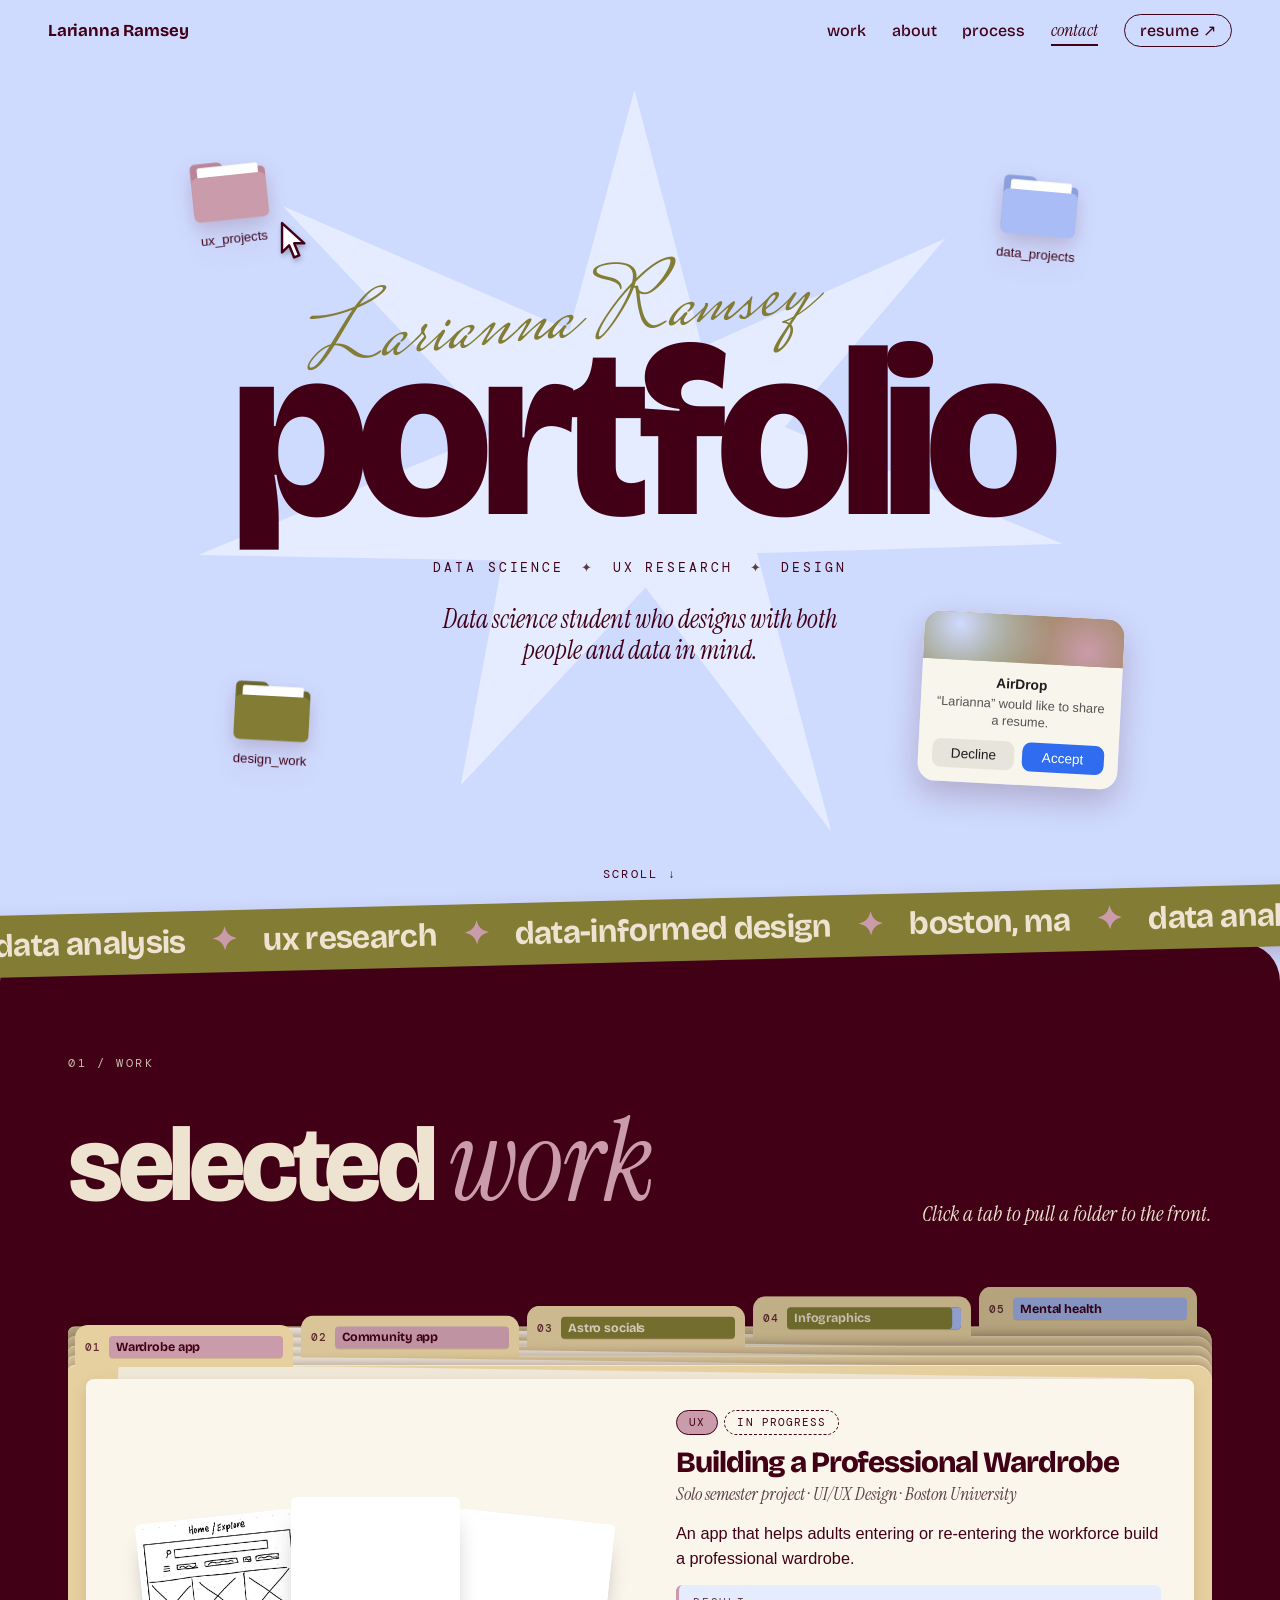
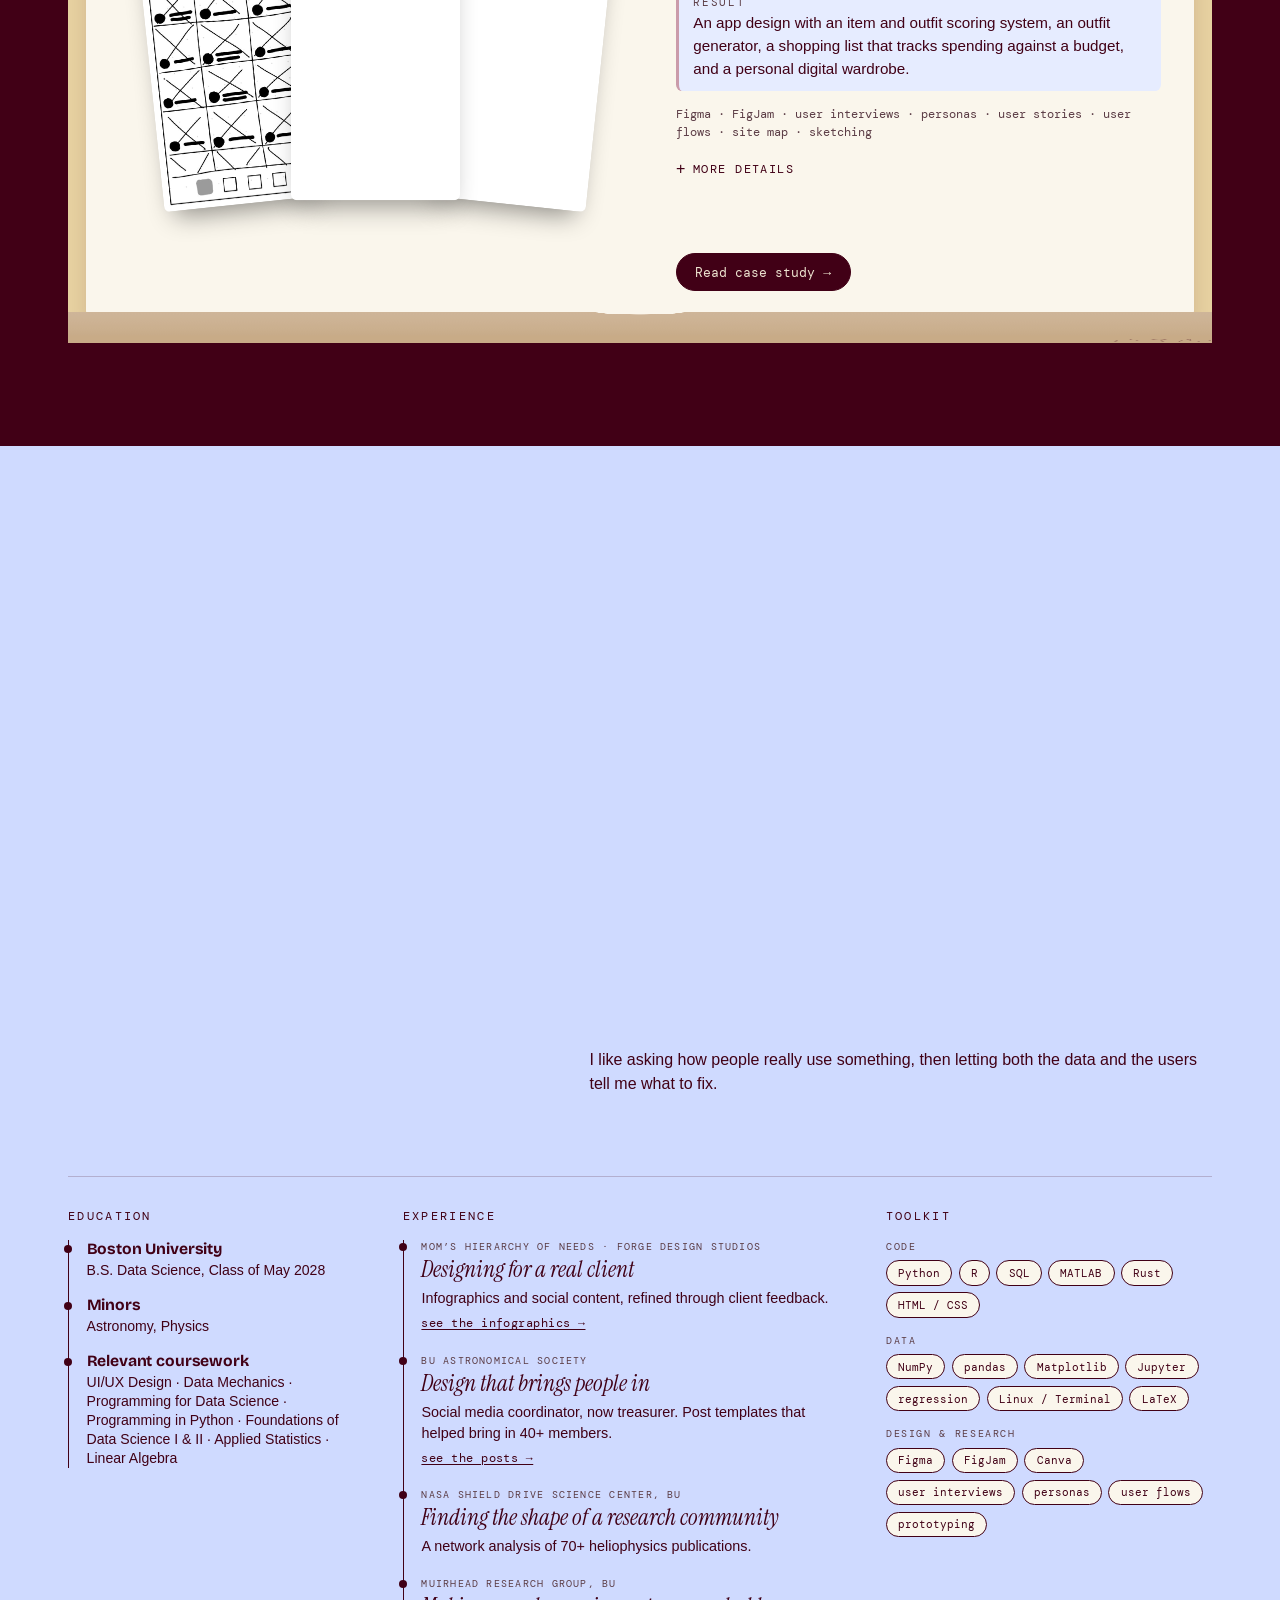
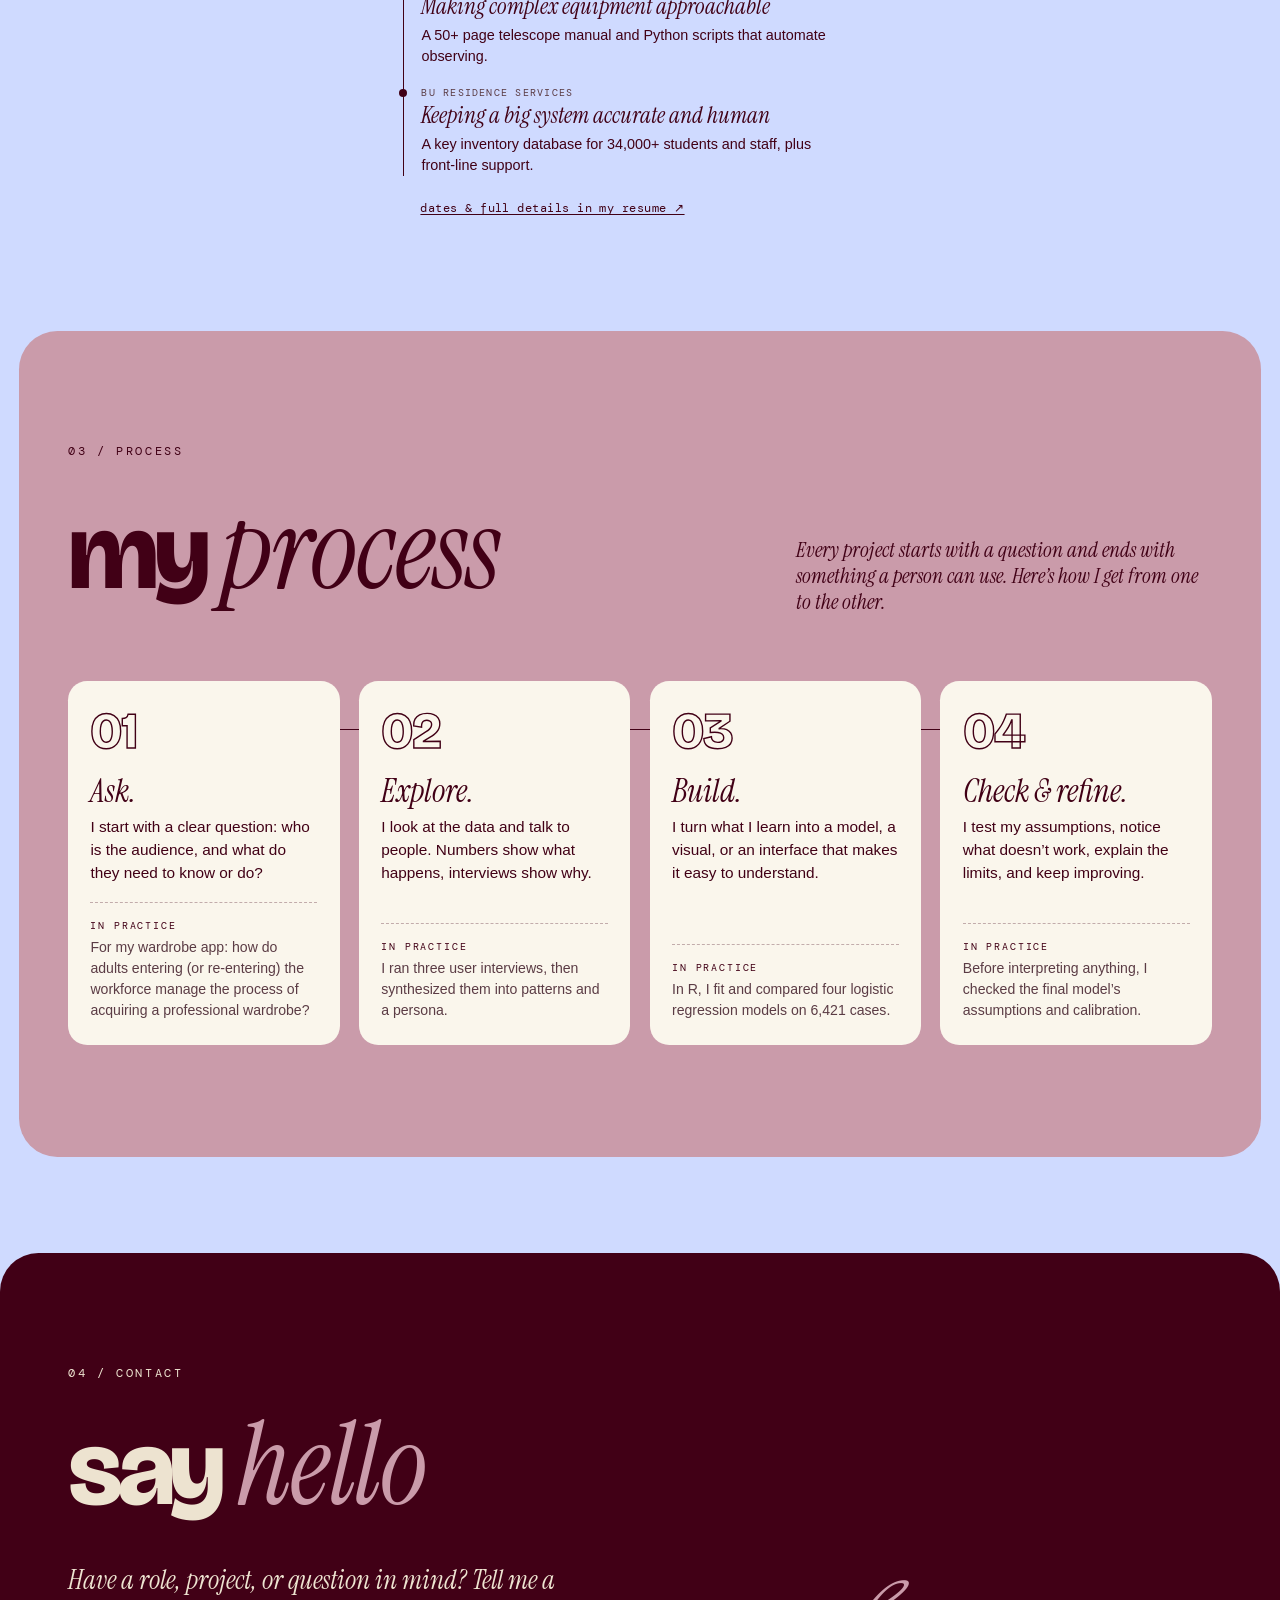
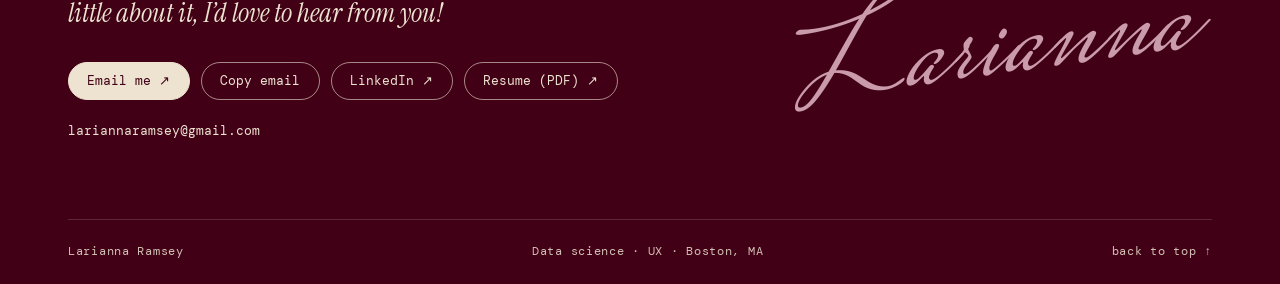
<file: index.html>
<!DOCTYPE html>
<html lang="en">
<head>
  <meta charset="UTF-8">
  <meta name="viewport" content="width=device-width, initial-scale=1.0">
  <title>Larianna Ramsey | Portfolio</title>
  <meta name="description" content="Boston University data science student who designs with both people and data in mind. UX research, data analysis and design work.">
  <link rel="canonical" href="https://larianna-ramsey.github.io/">

  <!-- Link previews (LinkedIn, Handshake, iMessage, Slack, email). Preview images are 1200x630. -->
  <meta property="og:type" content="website">
  <meta property="og:site_name" content="Larianna Ramsey">
  <meta property="og:title" content="Larianna Ramsey | Portfolio">
  <meta property="og:description" content="Boston University data science student who designs with both people and data in mind. UX research, data analysis and design work.">
  <meta property="og:url" content="https://larianna-ramsey.github.io/">
  <meta property="og:image" content="https://larianna-ramsey.github.io/images/og-home.jpg">
  <meta property="og:image:width" content="1200">
  <meta property="og:image:height" content="630">
  <meta property="og:image:alt" content="Larianna Ramsey portfolio: data science, UX research, design">
  <meta name="twitter:card" content="summary_large_image">
  <meta name="theme-color" content="#CFDAFF">
  <link rel="icon" href="favicon.svg" type="image/svg+xml">
  <link rel="apple-touch-icon" href="apple-touch-icon.png">

  <!-- Fonts: Bricolage Grotesque (big bold type), Instrument Serif (italic accents),
       Mrs Saint Delafield (signature), DM Mono (small labels). Body text is Helvetica. -->
  <link rel="preconnect" href="https://fonts.googleapis.com">
  <link rel="preconnect" href="https://fonts.gstatic.com" crossorigin>
  <link href="https://fonts.googleapis.com/css2?family=Bricolage+Grotesque:opsz,wght@12..96,400..800&family=DM+Mono:wght@400;500&family=Instrument+Serif:ital@0;1&family=Mrs+Saint+Delafield&display=swap" rel="stylesheet">

  <link rel="stylesheet" href="desk.css?v=20">
  <script>document.documentElement.classList.add('js');</script>
</head>

<body>

<!-- =====================================================================
     NAV
     ===================================================================== -->
<header class="nav" id="nav">
  <a class="nav-name" href="#top" aria-label="Back to top">Larianna Ramsey</a>
  <nav aria-label="Main">
    <a href="#work">work</a>
    <a href="#about">about</a>
    <a href="#process">process</a>
    <a href="#contact">contact</a>
    <a class="nav-pill" href="resume.pdf" target="_blank" rel="noopener">resume &#8599;</a>
  </nav>
</header>

<main id="top">

  <!-- =====================================================================
       HERO
       ===================================================================== -->
  <section class="hero" aria-label="Introduction">
    <div class="hero-stage">
      <svg class="hero-star" viewBox="0 0 1000 900" aria-hidden="true" focusable="false">
      <path d="M494 47 L567 324 L829 207 L656 410 L955 536 L626 546 L706 846 L506 583 L307 796 L352 554 L24 548 L345 415 L115 172 L424 306 Z"/>
    </svg>

      <a class="hfolder hfolder--tl" href="#work" data-open="ux" style="--fb:#b98597; --ff:var(--c-ux)">
        <svg viewBox="0 0 120 96" aria-hidden="true" focusable="false"><path class="fi-back" d="M6 14 q0-8 8-8 h30 q6 0 9 5 l4 6 h49 q8 0 8 8 v52 q0 8-8 8 H14 q-8 0-8-8z"/><rect class="fi-paper" x="16" y="12" width="88" height="40" rx="3"/><rect class="fi-front" x="6" y="26" width="108" height="64" rx="8"/></svg>
        <span class="hf-name">ux_projects</span>
      </a>
      <a class="hfolder hfolder--tr" href="#work" data-open="data" style="--fb:#8c9fdd; --ff:var(--c-data)">
        <svg viewBox="0 0 120 96" aria-hidden="true" focusable="false"><path class="fi-back" d="M6 14 q0-8 8-8 h30 q6 0 9 5 l4 6 h49 q8 0 8 8 v52 q0 8-8 8 H14 q-8 0-8-8z"/><rect class="fi-paper" x="16" y="12" width="88" height="40" rx="3"/><rect class="fi-front" x="6" y="26" width="108" height="64" rx="8"/></svg>
        <span class="hf-name">data_projects</span>
      </a>
      <a class="hfolder hfolder--bl" href="#work" data-open="design" style="--fb:#6c6729; --ff:var(--c-design)">
        <svg viewBox="0 0 120 96" aria-hidden="true" focusable="false"><path class="fi-back" d="M6 14 q0-8 8-8 h30 q6 0 9 5 l4 6 h49 q8 0 8 8 v52 q0 8-8 8 H14 q-8 0-8-8z"/><rect class="fi-paper" x="16" y="12" width="88" height="40" rx="3"/><rect class="fi-front" x="6" y="26" width="108" height="64" rx="8"/></svg>
        <span class="hf-name">design_work</span>
      </a>
      <svg class="cursor" viewBox="0 0 30 40" aria-hidden="true" focusable="false">
        <path d="M3 2 L3 31 L10 24 L15 36 L20 34 L15 22 L25 22 Z" fill="#fff" stroke="#410016" stroke-width="2.4" stroke-linejoin="round"/>
      </svg>

      <div class="airdrop airdrop--hero">
        <div class="ad-art" aria-hidden="true"></div>
        <div class="ad-body">
          <p class="ad-t"><b>AirDrop</b></p>
          <p class="ad-s">&ldquo;Larianna&rdquo; would like to share a resume.</p>
          <div class="ad-btns">
            <button type="button" class="ad-no">Decline</button>
            <a class="ad-yes" href="resume.pdf" target="_blank" rel="noopener">Accept</a>
          </div>
        </div>
      </div>

      <!-- title -->
      <div class="hero-title">
        <h1 aria-label="Larianna Ramsey, portfolio">
          <span class="script" data-fit=".5" data-fit-m=".78" data-max="190" data-maxvh=".16" aria-hidden="true">Larianna Ramsey</span>
          <span class="bigword split" data-fit=".8" data-fit-m=".94" data-max="300" data-maxvh=".28" aria-hidden="true">portfolio</span>
        </h1>
        <p class="hero-sub">data science <span>&#10022;</span> ux research <span>&#10022;</span> design</p>
      </div>
      <p class="hero-tag">Data science student who designs with both people and data in mind.</p>
    </div>
    <a class="scroll-cue" href="#work"><span>scroll</span> &darr;</a>
  </section>

  <!-- ticker -->
  <div class="ticker-wrap" aria-hidden="true">
  <div class="ticker">
    <div class="ticker-track">
      <span>data analysis</span><i>&#10022;</i><span>ux research</span><i>&#10022;</i><span>data-informed design</span><i>&#10022;</i><span>boston, ma</span><i>&#10022;</i>
      <span>data analysis</span><i>&#10022;</i><span>ux research</span><i>&#10022;</i><span>data-informed design</span><i>&#10022;</i><span>boston, ma</span><i>&#10022;</i>
    </div>
  </div>
  </div>

  <!-- =====================================================================
       WORK: file folders
       To add a project: copy a whole <article class="folder"> block, then change
       --i (its position, 0-4), the tab name, text, images and link.
       ===================================================================== -->
  <section class="work" id="work" aria-labelledby="work-h">
    <div class="wrap">
      <div class="sec-head">
        <p class="sec-num">01 / work</p>
        <h2 id="work-h" class="sec-title">selected <em>work</em></h2>
        <p class="sec-note">Click a tab to pull a folder to the front.</p>
      </div>

      <div class="drawer" id="drawer" style="--n:7">

        <!-- PROJECT 1 -->
        <article class="folder" data-tags="ux" style="--i:0; --sticker:var(--c-ux)">
          <button type="button" class="f-tab" aria-controls="p1" aria-pressed="false"><span class="t-num">01</span><span class="t-name">Wardrobe app</span></button>
          <div class="f-back" aria-hidden="true"></div>
          <div class="f-paper" id="p1">
            <div class="sheet">
              <div class="media">
                <!-- Hand-drawn wireframes from the case study. When the high-fidelity screens
                     are ready, these can switch to phones like the Community app folder. -->
                <div class="sketches sketches--fan">
                  <figure class="sketch"><img loading="lazy" decoding="async" src="images/wardrobe-sketch-explore.jpg" alt="Wardrobe app sketch of the home and explore screen: a search bar, filter chips and a grid of clothing"></figure>
                  <figure class="sketch"><img loading="lazy" decoding="async" src="images/wardrobe-sketch-outfit.jpg" alt="Wardrobe app sketch of the outfit generator: an outfit score, formality tags and three pieces with alternatives"></figure>
                  <figure class="sketch"><img loading="lazy" decoding="async" src="images/wardrobe-sketch-shopping.jpg" alt="Wardrobe app sketch of the shopping list: a budget at the top and a checklist of items with links"></figure>
                </div>
              </div>
              <div class="info">
                <ul class="tags"><li class="tag tag--ux">UX</li><li class="tag tag--wip">In progress</li></ul>
                <h3>Building a Professional Wardrobe</h3>
                <p class="context">Solo semester project &middot; UI/UX Design &middot; Boston University</p>
                <p class="blurb">An app that helps adults entering or re-entering the workforce build a professional wardrobe.</p>
                <p class="result"><strong>Result</strong>An app design with an item and outfit scoring system, an outfit generator, a shopping list that tracks spending against a budget, and a personal digital wardrobe.</p>
                <p class="tools">Figma &middot; FigJam &middot; user interviews &middot; personas &middot; user stories &middot; user flows &middot; site map &middot; sketching</p>
                <details class="more">
                  <summary>More details</summary>
                  <dl class="facts">
                    <dt>Question</dt>
                    <dd>How do adults entering (or re-entering) the workforce manage the process of acquiring a professional wardrobe?</dd>
                    <dt>What I did</dt>
                    <dd>I ran three user interviews, synthesized the findings, created a persona, and mapped user stories, user flows and a site map in Figma and FigJam. Then I sketched the main screens, which I&rsquo;m now turning into a high-fidelity prototype.</dd>
                  </dl>
                </details>
                <p class="links"><a class="pbtn pbtn--solid" href="wardrobe-case-study.html">Read case study &rarr;</a></p>
              </div>
            </div>
          </div>
          <div class="f-front" aria-hidden="true"><span class="ff-num">01</span></div>
        </article>

        <!-- PROJECT 2 -->
        <article class="folder" data-tags="ux" style="--i:1; --sticker:var(--c-ux)">
          <button type="button" class="f-tab" aria-controls="p2" aria-pressed="false"><span class="t-num">02</span><span class="t-name">Community app</span></button>
          <div class="f-back" aria-hidden="true"></div>
          <div class="f-paper" id="p2">
            <div class="sheet">
              <div class="media">
                <div class="phones">
                  <!-- The three Campfire profile pages I designed and prototyped -->
                  <div class="phone"><img loading="lazy" decoding="async" src="images/campfire-profile-student.jpg" alt="Campfire profile for another student: her photo, message and calendar buttons, major, graduation year and clubs with roles"></div>
                  <div class="phone"><img loading="lazy" decoding="async" src="images/campfire-profile.jpg" alt="Campfire profile for the signed-in student: photo, contact details, major, graduation year and clubs with roles"></div>
                  <div class="phone"><img loading="lazy" decoding="async" src="images/campfire-profile-club.jpg" alt="Campfire club profile: a short description, the weekly meeting time and room, and the e-board"></div>
                </div>
              </div>
              <div class="info">
                <ul class="tags"><li class="tag tag--ux">UX</li></ul>
                <h3>Helping Students Find Community</h3>
                <p class="context">Group monthly challenge &middot; FORGE &middot; Boston University</p>
                <p class="blurb">The profile pages for Campfire, a group-designed app that helps students find clubs and communities on a large, diverse campus.</p>
                <p class="result"><strong>Result</strong>Three linked, high-fidelity profile pages in our Figma prototype: a student&rsquo;s own profile, other students&rsquo; profiles, and club profiles.</p>
                <p class="tools">Figma &middot; personas &middot; user flows &middot; branding &middot; high fidelity &middot; prototyping</p>
                <details class="more">
                  <summary>More details</summary>
                  <dl class="facts">
                    <dt>Question</dt>
                    <dd>How do students find clubs and communities that match their specific interests, especially on a large, diverse campus?</dd>
                    <dt>My role</dt>
                    <dd>I wrote a persona, designed and prototyped the profile pages, and helped choose the color palette and typefaces. I also gave feedback on my teammates&rsquo; sections.</dd>
                    <dt>Team</dt>
                    <dd>Four of us, each designing one section of the app.</dd>
                  </dl>
                </details>
                <p class="links"><a class="pbtn pbtn--solid" href="campfire-case-study.html">Read case study &rarr;</a></p>
              </div>
            </div>
          </div>
          <div class="f-front" aria-hidden="true"><span class="ff-num">02</span></div>
        </article>

        <!-- PROJECT 3 -->
        <article class="folder" data-project="astro" data-tags="design" style="--i:2; --sticker:var(--c-design)">
          <button type="button" class="f-tab f-tab--dark" aria-controls="p3" aria-pressed="false"><span class="t-num">03</span><span class="t-name">Astro socials</span></button>
          <div class="f-back" aria-hidden="true"></div>
          <div class="f-paper" id="p3">
            <div class="sheet">
              <div class="media">
                <div class="car">
                  <!-- Meeting template: used for the club's regular meetings -->
                  <img loading="lazy" decoding="async" src="images/observatory-night.jpg" data-cap="Meeting template" alt="Observatory Night announcement: two observatory domes under a starry sky, with the date, time and room">
                  <img loading="lazy" decoding="async" src="images/astro-first-meeting.jpg" data-cap="Meeting template" alt="First Meeting announcement made from the same meeting template, with the observatory domes">
                  <img loading="lazy" decoding="async" src="images/astro-planetary-warfare.jpg" data-cap="Meeting template" alt="Planetary Warfare announcement made from the same meeting template, with a large moon">
                  <!-- Journal Club template: a different kind of meeting, each post shows the paper being discussed -->
                  <img loading="lazy" decoding="async" src="images/journal-club-lava-planets.jpg" data-cap="Journal Club template" alt="Journal Club announcement featuring a Nature Astronomy paper on lava planets">
                  <img loading="lazy" decoding="async" src="images/journal-club.jpg" data-cap="Journal Club template" alt="Journal Club announcement featuring a paper on the cosmological time dilation of high-redshift quasars">
                  <img loading="lazy" decoding="async" src="images/journal-club-pillars.jpg" data-cap="Journal Club template" alt="Journal Club announcement featuring a paper on magnetic fields in the Pillars of Creation">
                  <img loading="lazy" decoding="async" src="images/journal-club-neutron-stars.jpg" data-cap="Journal Club template" alt="Journal Club announcement featuring a paper on thermonuclear explosions on neutron stars">
                </div>
              </div>
              <div class="info">
                <ul class="tags"><li class="tag tag--design">Design</li></ul>
                <h3>BU Astronomical Society Social Media</h3>
                <p class="context">Social Media Coordinator &middot; BU Astronomical Society &middot; Aug 2025&ndash;May 2026</p>
                <p class="blurb">Reusable Canva templates that give the club&rsquo;s meeting announcements a consistent, recognizable look.</p>
                <p class="result"><strong>Result</strong>Averaged 3000+ views per post and achieved attendance of 40+ new members for meetings.</p>
                <p class="tools">Canva</p>
                <details class="more">
                  <summary>More details</summary>
                  <dl class="facts">
                    <dt>Goal</dt>
                    <dd>Announce club meetings with a consistent, recognizable look.</dd>
                    <dt>What I did</dt>
                    <dd>Designed reusable Canva templates, one for regular meetings and one for Journal Club, and used them to announce meetings all year.</dd>
                    <dt>Outreach</dt>
                    <dd>Led outreach initiatives and recruited 40+ new members in support of the club&rsquo;s mission, &ldquo;Space for All,&rdquo; producing weekly Instagram graphics that increased visibility for club events.</dd>
                    <dt>Meeting template</dt>
                    <dd>One template I created in Canva and used to announce different club meetings throughout the semester, from our first meeting to Planetary Warfare and Observatory Night.</dd>
                    <dt>Journal Club template</dt>
                    <dd>A second template for a type of meeting that was different from our usual ones, where members discuss a research article. Each post features the paper being discussed, from lava planets and distant quasars to the Pillars of Creation and neutron stars.</dd>
                  </dl>
                </details>
              </div>
            </div>
          </div>
          <div class="f-front" aria-hidden="true"><span class="ff-num">03</span></div>
        </article>

        <!-- PROJECT 4 -->
        <article class="folder" data-project="mhon" data-tags="design data" style="--i:3; --sticker:var(--c-design); --sticker2:var(--c-data)">
          <button type="button" class="f-tab f-tab--dark" aria-controls="p4" aria-pressed="false"><span class="t-num">04</span><span class="t-name">Infographics</span></button>
          <div class="f-back" aria-hidden="true"></div>
          <div class="f-paper" id="p4">
            <div class="sheet">
              <div class="media">
                <div class="car">
                  <img loading="lazy" decoding="async" src="images/mhon-harmful-practices.jpg" data-cap="Harmful practices · Pinterest size" alt="Harmful Employer Practices According to Caregivers with Cancer infographic, tall Pinterest version">
                  <img loading="lazy" decoding="async" src="images/mhon-harmful-practices-linkedin.jpg" data-cap="Harmful practices · LinkedIn size" alt="Harmful Employer Practices According to Caregivers with Cancer infographic, wide LinkedIn version">
                  <img loading="lazy" decoding="async" src="images/mhon-self-care.jpg" data-cap="Study summary · full graphic" alt="How Employers Can Support Caregivers with Cancer: The Impact of Self Care, a long infographic summarizing a study">
                  <img loading="lazy" decoding="async" src="images/mhon-self-care-1.jpg" data-cap="Study summary · close-up 1 of 3" alt="Close-up of the summary infographic: the title and what self-care is">
                  <img loading="lazy" decoding="async" src="images/mhon-self-care-2.jpg" data-cap="Study summary · close-up 2 of 3" alt="Close-up of the summary infographic: proactively promoting employee well-being and perceived organizational support, with caregiver quotes">
                  <img loading="lazy" decoding="async" src="images/mhon-self-care-3.jpg" data-cap="Study summary · close-up 3 of 3" alt="Close-up of the summary infographic: more flexibility, less stress, and six practical employer interventions">
                </div>
              </div>
              <div class="info">
                <ul class="tags"><li class="tag tag--design">Design</li><li class="tag tag--data">Data</li></ul>
                <h3>Research Infographics for Caregivers</h3>
                <p class="context">Graphic Design &amp; Branding Apprentice &middot; Mom&rsquo;s Hierarchy of Needs, LLC &middot; FORGE Design Studios &middot; Jun&ndash;Aug 2026</p>
                <p class="blurb">Infographics that turn a study on employer practices for caregivers with cancer into something employers can understand at a glance.</p>
                <p class="result"><strong>Result</strong>Produced graphics that matched existing branding for both Pinterest and LinkedIn to help inform employers on best practices for employees who are caregivers with cancer.</p>
                <p class="tools">Figma</p>
                <details class="more">
                  <summary>More details</summary>
                  <dl class="facts">
                    <dt>Goal</dt>
                    <dd>Turn findings from a study on caregivers with cancer into infographics employers can understand quickly.</dd>
                    <dt>What I did</dt>
                    <dd>Designed a set of infographics in Figma, including versions sized for Pinterest and LinkedIn, and a larger summary graphic of the study. I followed the organization&rsquo;s existing brand and color palette closely.</dd>
                    <dt>Process</dt>
                    <dd>Designed branding assets, infographics and social media content in Figma, refining them through multiple rounds of client feedback, then presented my design process and final iterations to the client/founder and 20+ fellow students.</dd>
                    <dt>Harmful employer practices</dt>
                    <dd>A set of infographics created in Figma from a study by MHON, one sized for Pinterest and one for LinkedIn. They were designed carefully around MHON&rsquo;s existing branding and color palette, which the designers were asked to stick to very closely.</dd>
                    <dt>Study summary</dt>
                    <dd>A larger infographic created in Figma as a summary of a larger study done by MHON, also designed with their existing branding in mind. It covers what self-care is, what the statistics say about its benefits, and practical ways employers can help.</dd>
                  </dl>
                </details>
              </div>
            </div>
          </div>
          <div class="f-front" aria-hidden="true"><span class="ff-num">04</span></div>
        </article>

        <!-- PROJECT 5 (no pictures: shows the result as a big quote) -->
        <article class="folder" data-tags="data" style="--i:4; --sticker:var(--c-data)">
          <button type="button" class="f-tab" aria-controls="p5" aria-pressed="false"><span class="t-num">05</span><span class="t-name">Mental health</span></button>
          <div class="f-back" aria-hidden="true"></div>
          <div class="f-paper" id="p5">
            <div class="sheet">
              <div class="media">
                <blockquote class="quote">
                  <span class="q-label">Result</span>
                  <p>People with a knife or other non-gun object had about twice the odds of showing signs of mental illness as people with a gun. People who were fleeing had 60&ndash;74% lower odds.</p>
                </blockquote>
              </div>
              <div class="info">
                <ul class="tags"><li class="tag tag--data">Data</li></ul>
                <h3>Finding Patterns in Mental Health Data</h3>
                <p class="context">Group project &middot; Applied Statistics &middot; Boston University</p>
                <p class="blurb">A logistic regression analysis of 6,421 fatal police shootings, asking which circumstances go with the person showing signs of mental illness.</p>
                <p class="tools">R &middot; logistic regression &middot; model comparison (AIC) &middot; calibration checks</p>
                <details class="more">
                  <summary>More details</summary>
                  <dl class="facts">
                    <dt>Question</dt>
                    <dd>Which circumstances of a fatal police shooting are associated with the person showing signs of mental illness?</dd>
                    <dt>What we did</dt>
                    <dd>My group and I cleaned the Washington Post Fatal Force database (6,421 cases, 2015&ndash;2021), compared four logistic regression models, and checked the final model&rsquo;s assumptions.</dd>
                    <dt>My role</dt>
                    <dd>I fit the candidate models in R, compared them, justified the final choice, and interpreted the coefficients and associated errors in context.</dd>
                  </dl>
                </details>
                <p class="links"><a class="pbtn pbtn--solid" href="files/police-shootings-presentation.pdf" target="_blank" rel="noopener">View presentation (PDF) &#8599;</a></p>
              </div>
            </div>
          </div>
          <div class="f-front" aria-hidden="true"><span class="ff-num">05</span></div>
        </article>

        <!-- PROJECT 6 (no pictures yet: shows key numbers instead.
             To add a picture, such as a network graph, replace the whole <blockquote> with:
             <div class="car"><img loading="lazy" decoding="async" src="images/shield-network.jpg" alt="describe it"></div> ) -->
        <!--
        <article class="folder" data-tags="data" style="--i:5; --sticker:var(--c-data)">
          <button type="button" class="f-tab" aria-controls="p6" aria-pressed="false"><span class="t-num">06</span><span class="t-name">NASA research</span></button>
          <div class="f-back" aria-hidden="true"></div>
          <div class="f-paper" id="p6">
            <div class="sheet">
              <div class="media">
                <blockquote class="quote quote--stats">
                  <span class="q-label">By the numbers</span>
                  <p class="stat"><b>70+</b>publications analyzed</p>
                  <p class="stat"><b>1</b>multi-institutional heliophysics research center</p>
                </blockquote>
              </div>
              <div class="info">
                <ul class="tags"><li class="tag tag--data">Data</li><li class="tag">Research</li></ul>
                <h3>Mapping a Heliophysics Research Network</h3>
                <p class="context">Publication Records Assistant &middot; NASA SHIELD DRIVE Science Center, Boston University &middot; Feb&ndash;Jun 2025</p>
                <p class="blurb">A bibliometric network analysis of 70+ publications from a multi-institutional heliophysics research center, tracking author contributions and how often the center publishes.</p>
                <p class="tools">bibliometric network analysis &middot; publication records</p>
                <details class="more">
                  <summary>More details</summary>
                  <dl class="facts">
                    <dt>Goal</dt>
                    <dd>Understand who contributes to the center&rsquo;s research and how frequently it publishes.</dd>
                    <dt>What I did</dt>
                    <dd>Performed a bibliometric network analysis on the center&rsquo;s publications to track author contributions and research frequency.</dd>
                  </dl>
                </details>
              </div>
            </div>
          </div>
          <div class="f-front" aria-hidden="true"><span class="ff-num">06</span></div>
        </article>
        -->

        <!-- PROJECT 7 (no pictures yet: shows key numbers instead; swap in a <div class="car"> like above to add some) -->
        <!--
          <article class="folder" data-tags="data" style="--i:6; --sticker:var(--c-data)">
          <button type="button" class="f-tab" aria-controls="p7" aria-pressed="false"><span class="t-num">07</span><span class="t-name">Telescope</span></button>
          <div class="f-back" aria-hidden="true"></div>
          <div class="f-paper" id="p7">
            <div class="sheet">
              <div class="media">
                <blockquote class="quote quote--stats">
                  <span class="q-label">By the numbers</span>
                  <p class="stat"><b>50+</b>page technical manual for the Perkins Telescope</p>
                  <p class="stat"><b>Python</b>scripts to automate telescope operations</p>
                </blockquote>
              </div>
              <div class="info">
                <ul class="tags"><li class="tag tag--data">Data</li><li class="tag">Research</li></ul>
                <h3>Automating and Documenting a Research Telescope</h3>
                <p class="context">Muirhead Research Group &middot; Boston University &middot; 2024&ndash;2025</p>
                <p class="blurb">Python scripts that automate telescope operations and streamline data acquisition through a remote digital interface, plus a technical manual for the BU-owned Perkins Telescope in Flagstaff, AZ.</p>
                <p class="tools">Python &middot; remote telescope interface &middot; technical writing</p>
                <details class="more">
                  <summary>More details</summary>
                  <dl class="facts">
                    <dt>Telescope Automation Assistant &middot; Aug&ndash;Oct 2025</dt>
                    <dd>Wrote Python scripts to automate telescope operations and streamline data acquisition via a remote digital interface.</dd>
                    <dt>Documentation Records Assistant &middot; Sep&ndash;Dec 2024</dt>
                    <dd>Compiled a cohesive 50+ page technical manual for the BU-owned Perkins Telescope in Flagstaff, AZ, under the supervision of Dr. Phil Muirhead.</dd>
                  </dl>
                </details>
              </div>
            </div>
          </div>
          <div class="f-front" aria-hidden="true"><span class="ff-num">07</span></div>
        </article>
        -->

      </div>
    </div>
  </section>

  <!-- =====================================================================
       ABOUT
       ===================================================================== -->
  <section class="about" id="about" aria-labelledby="about-h">
    <div class="wrap about-grid">

      <div class="about-photo reveal">
        <div class="polaroid">
          <button type="button" class="polaroid-btn" aria-expanded="false" aria-label="Flip the photo to see a few quick facts">
            <span class="pol-inner">
              <span class="pol-face pol-front">
                <span class="pol-photo">
                  <span class="ph">add photo:<br>images/headshot.jpg</span>
                  <img loading="lazy" decoding="async" src="images/headshot.jpg" alt="Portrait of Larianna Ramsey" onerror="this.style.visibility='hidden'">
                </span>
                <span class="chip chip--a" aria-hidden="true">data science</span>
                <span class="chip chip--b" aria-hidden="true">ux design</span>
              </span>
              <span class="pol-face pol-back">
                <span class="pb-label">current faves</span>
                <span class="pb-line">Stargazing, going to concerts, trying new restaurants, exploring Boston</span>
                <span class="pb-label">on repeat</span>
                <span class="pb-line">Noah Kahan, Dominic Fike, Gracie Abrams, Malcolm Todd, the 1975</span>
                <!-- <span class="pb-line">something else</span> -->
                <span class="pb-sign">Larianna</span>
              </span>
            </span>
          </button>
        </div>
        <p class="photo-hint">tap the photo to flip it &#8599;</p>
      </div>

      <div class="about-text">
        <p class="sec-num reveal">02 / about</p>
        <h2 id="about-h" class="sec-title reveal">about <em>me</em></h2>
        <p class="lead reveal">I&rsquo;m drawn to the place where numbers meet people. I study data science at Boston University, but what I care about most is how data becomes something a person can actually understand and use, whether that&rsquo;s a chart, an interface, or a decision.</p>
        <p class="reveal">That&rsquo;s what pulls me toward UX: research shows me what people need, data shows me what&rsquo;s actually happening, and design is how I make both clear. So far that has looked like app concepts in Figma, statistical models in R, and social graphics for a campus club.</p>
        <p class="reveal">I like asking how people really use something, then letting both the data and the users tell me what to fix.</p>
      </div>
    </div>
    <div class="wrap">
      <div class="facts-grid">
        <div class="fg reveal">
          <h3>education</h3>
          <ul class="timeline">
            <li><b>Boston University</b><span>B.S. Data Science, Class of May 2028</span></li>
            <li><b>Minors</b><span>Astronomy, Physics</span></li>
            <li><b>Relevant coursework</b><span>UI/UX Design &middot; Data Mechanics &middot; Programming for Data Science &middot; Programming in Python &middot; Foundations of Data Science I &amp; II &middot; Applied Statistics &middot; Linear Algebra</span></li>
          </ul>
        </div>
        <div class="fg reveal">
          <h3>experience</h3>
          <!-- Each entry: where, a headline, one short line, and (optional) a link that opens
               that project's folder. Details live in the resume. -->
          <ul class="timeline xp">
            <li>
              <span class="xp-where">Mom&rsquo;s Hierarchy of Needs &middot; FORGE Design Studios</span>
              <b class="xp-head">Designing for a real client</b>
              <span class="xp-text">Infographics and social content, refined through client feedback.</span>
              <a class="xp-link" href="#work" data-open="mhon">see the infographics &rarr;</a>
            </li>
            <li>
              <span class="xp-where">BU Astronomical Society</span>
              <b class="xp-head">Design that brings people in</b>
              <span class="xp-text">Social media coordinator, now treasurer. Post templates that helped bring in 40+ members.</span>
              <a class="xp-link" href="#work" data-open="astro">see the posts &rarr;</a>
            </li>
            <li>
              <span class="xp-where">NASA SHIELD DRIVE Science Center, BU</span>
              <b class="xp-head">Finding the shape of a research community</b>
              <span class="xp-text">A network analysis of 70+ heliophysics publications.</span>
            </li>
            <li>
              <span class="xp-where">Muirhead Research Group, BU</span>
              <b class="xp-head">Making complex equipment approachable</b>
              <span class="xp-text">A 50+ page telescope manual and Python scripts that automate observing.</span>
            </li>
            <li>
              <span class="xp-where">BU Residence Services</span>
              <b class="xp-head">Keeping a big system accurate and human</b>
              <span class="xp-text">A key inventory database for 34,000+ students and staff, plus front-line support.</span>
            </li>
          </ul>
          <a class="xp-resume" href="resume.pdf" target="_blank" rel="noopener">dates &amp; full details in my resume &#8599;</a>
        </div>
        <div class="fg reveal">
          <h3>toolkit</h3>
          <p class="pill-label">code</p>
          <ul class="pills">
            <li>Python</li><li>R</li><li>SQL</li><li>MATLAB</li><li>Rust</li><li>HTML / CSS</li>
          </ul>
          <p class="pill-label">data</p>
          <ul class="pills">
            <li>NumPy</li><li>pandas</li><li>Matplotlib</li><li>Jupyter</li><li>regression</li><li>Linux / Terminal</li><li>LaTeX</li>
          </ul>
          <p class="pill-label">design &amp; research</p>
          <ul class="pills">
            <li>Figma</li><li>FigJam</li><li>Canva</li><li>user interviews</li><li>personas</li><li>user flows</li><li>prototyping</li>
          </ul>
        </div>
      </div>
    </div>
  </section>

  <!-- =====================================================================
       PROCESS
       ===================================================================== -->
  <section class="process" id="process" aria-labelledby="process-h">
    <div class="wrap">
      <div class="sec-head">
        <p class="sec-num reveal">03 / process</p>
        <h2 id="process-h" class="sec-title reveal">my <em>process</em></h2>
        <p class="sec-note reveal">Every project starts with a question and ends with something a person can use. Here&rsquo;s how I get from one to the other.</p>
      </div>

      <ol class="steps" id="steps">
        <li class="step">
          <span class="st-num">01</span>
          <h3>Ask.</h3>
          <p>I start with a clear question: who is the audience, and what do they need to know or do?</p>
          <p class="st-ex"><span>in practice</span>For my wardrobe app: how do adults entering (or re-entering) the workforce manage the process of acquiring a professional wardrobe?</p>
        </li>
        <li class="step">
          <span class="st-num">02</span>
          <h3>Explore.</h3>
          <p>I look at the data and talk to people. Numbers show what happens, interviews show why.</p>
          <p class="st-ex"><span>in practice</span>I ran three user interviews, then synthesized them into patterns and a persona.</p>
        </li>
        <li class="step">
          <span class="st-num">03</span>
          <h3>Build.</h3>
          <p>I turn what I learn into a model, a visual, or an interface that makes it easy to understand.</p>
          <p class="st-ex"><span>in practice</span>In R, I fit and compared four logistic regression models on 6,421 cases.</p>
        </li>
        <li class="step">
          <span class="st-num">04</span>
          <h3>Check &amp; refine.</h3>
          <p>I test my assumptions, notice what doesn&rsquo;t work, explain the limits, and keep improving.</p>
          <p class="st-ex"><span>in practice</span>Before interpreting anything, I checked the final model&rsquo;s assumptions and calibration.</p>
        </li>
      </ol>
    </div>
  </section>

  <!-- =====================================================================
       CONTACT
       ===================================================================== -->
  <section class="contact" id="contact" aria-labelledby="contact-h">
    <div class="wrap contact-grid">
      <div>
        <p class="sec-num reveal">04 / contact</p>
        <h2 id="contact-h" class="sec-title reveal">say <em>hello</em></h2>
        <p class="contact-q reveal">Have a role, project, or question in mind? Tell me a little about it, I&rsquo;d love to hear from you!</p>
        <div class="contact-links reveal">
          <a class="pbtn pbtn--light" href="mailto:lariannaramsey@gmail.com">Email me &#8599;</a>
          <button type="button" class="pbtn pbtn--ghost" data-copy="lariannaramsey@gmail.com">Copy email</button>
          <a class="pbtn pbtn--ghost" href="https://www.linkedin.com/in/lariannaramsey/" target="_blank" rel="noopener">LinkedIn &#8599;</a>
          <a class="pbtn pbtn--ghost" href="resume.pdf" target="_blank" rel="noopener">Resume (PDF) &#8599;</a>
        </div>
        <p class="contact-mail reveal">lariannaramsey@gmail.com</p>
      </div>
      <p class="signature reveal" aria-hidden="true">Larianna</p>
    </div>
    <footer class="wrap">
      <div class="footer">
        <span>Larianna Ramsey</span>
        <span>Data science &middot; UX &middot; Boston, MA</span>
        <a href="#top">back to top &uarr;</a>
      </div>
    </footer>
  </section>
</main>

<div class="toast" id="toast" role="status" aria-live="polite"></div>

<dialog id="lightbox" class="lightbox" aria-label="Project images">
  <button type="button" class="lightbox-close" aria-label="Close">&times;</button>
  <div class="lightbox-images"></div>
  <p class="lightbox-caption"></p>
</dialog>

<script src="desk.js?v=14"></script>
</body>
</html>
</file>
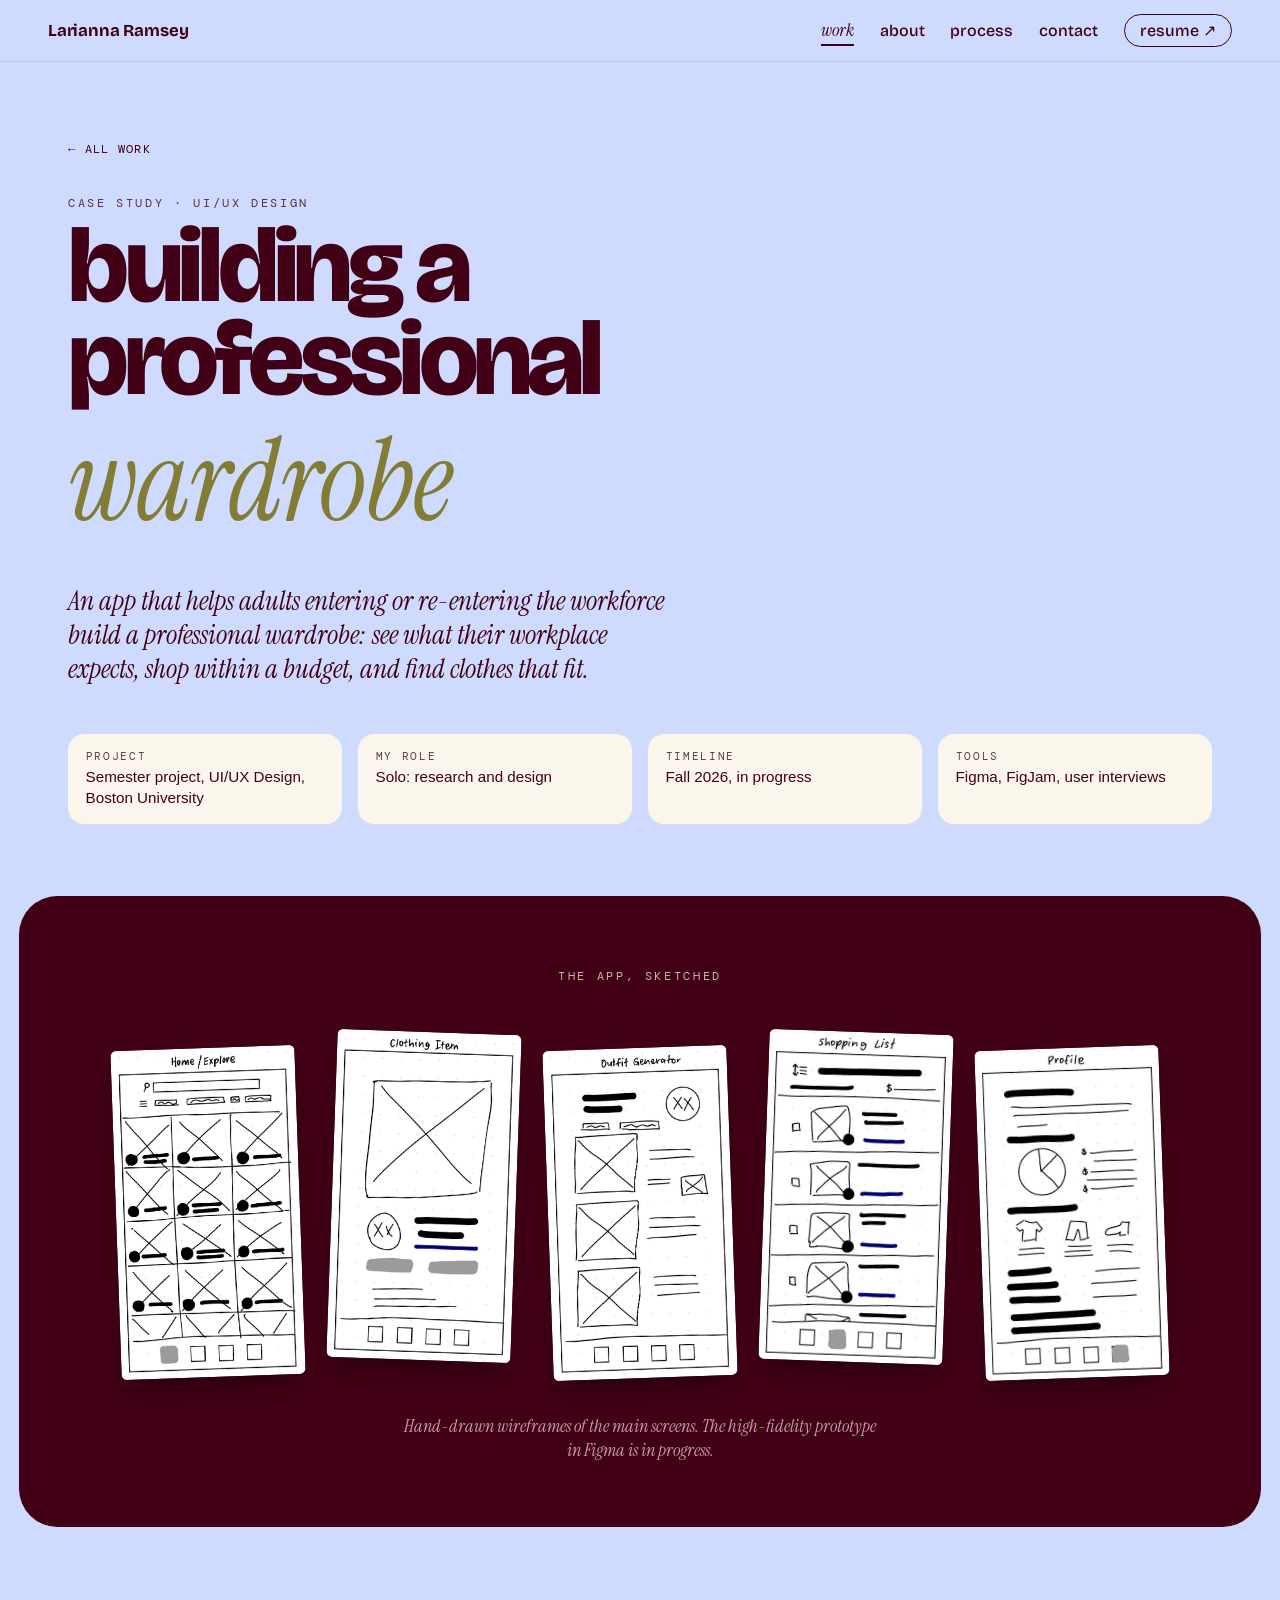
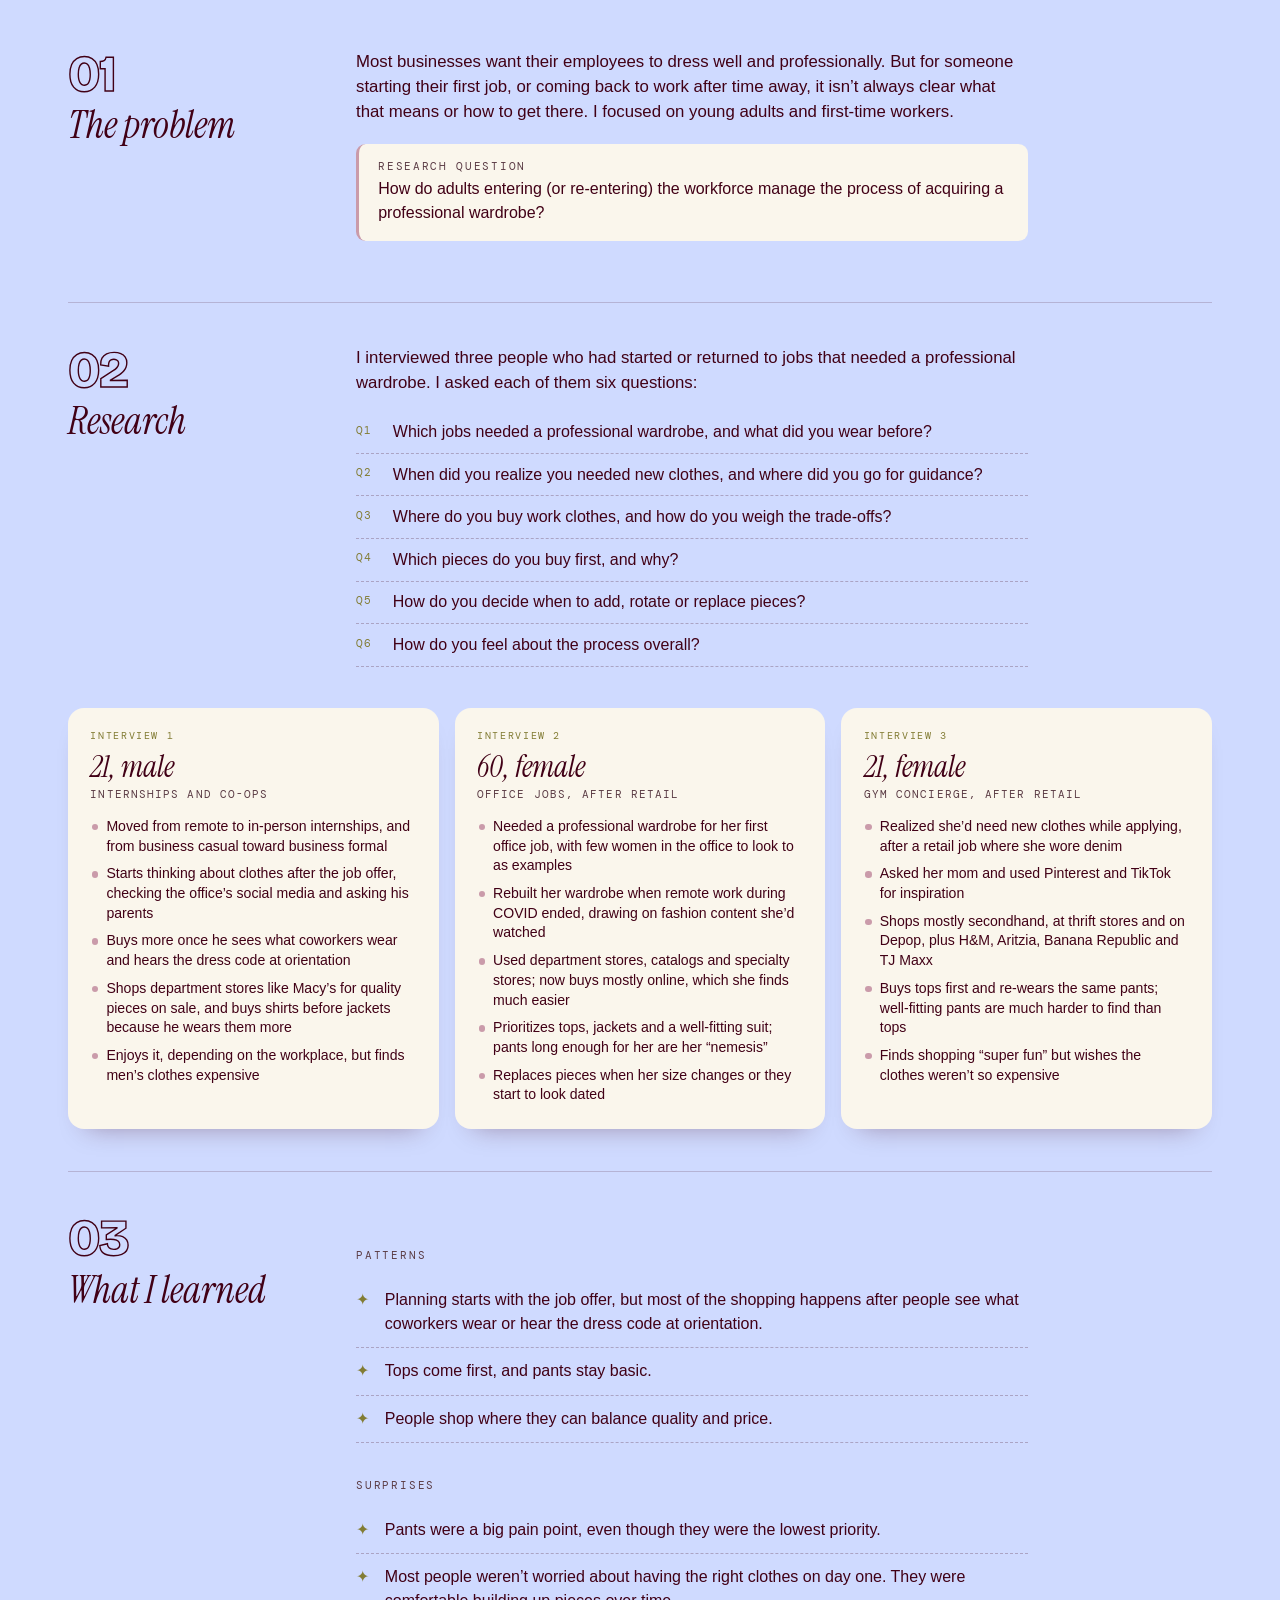
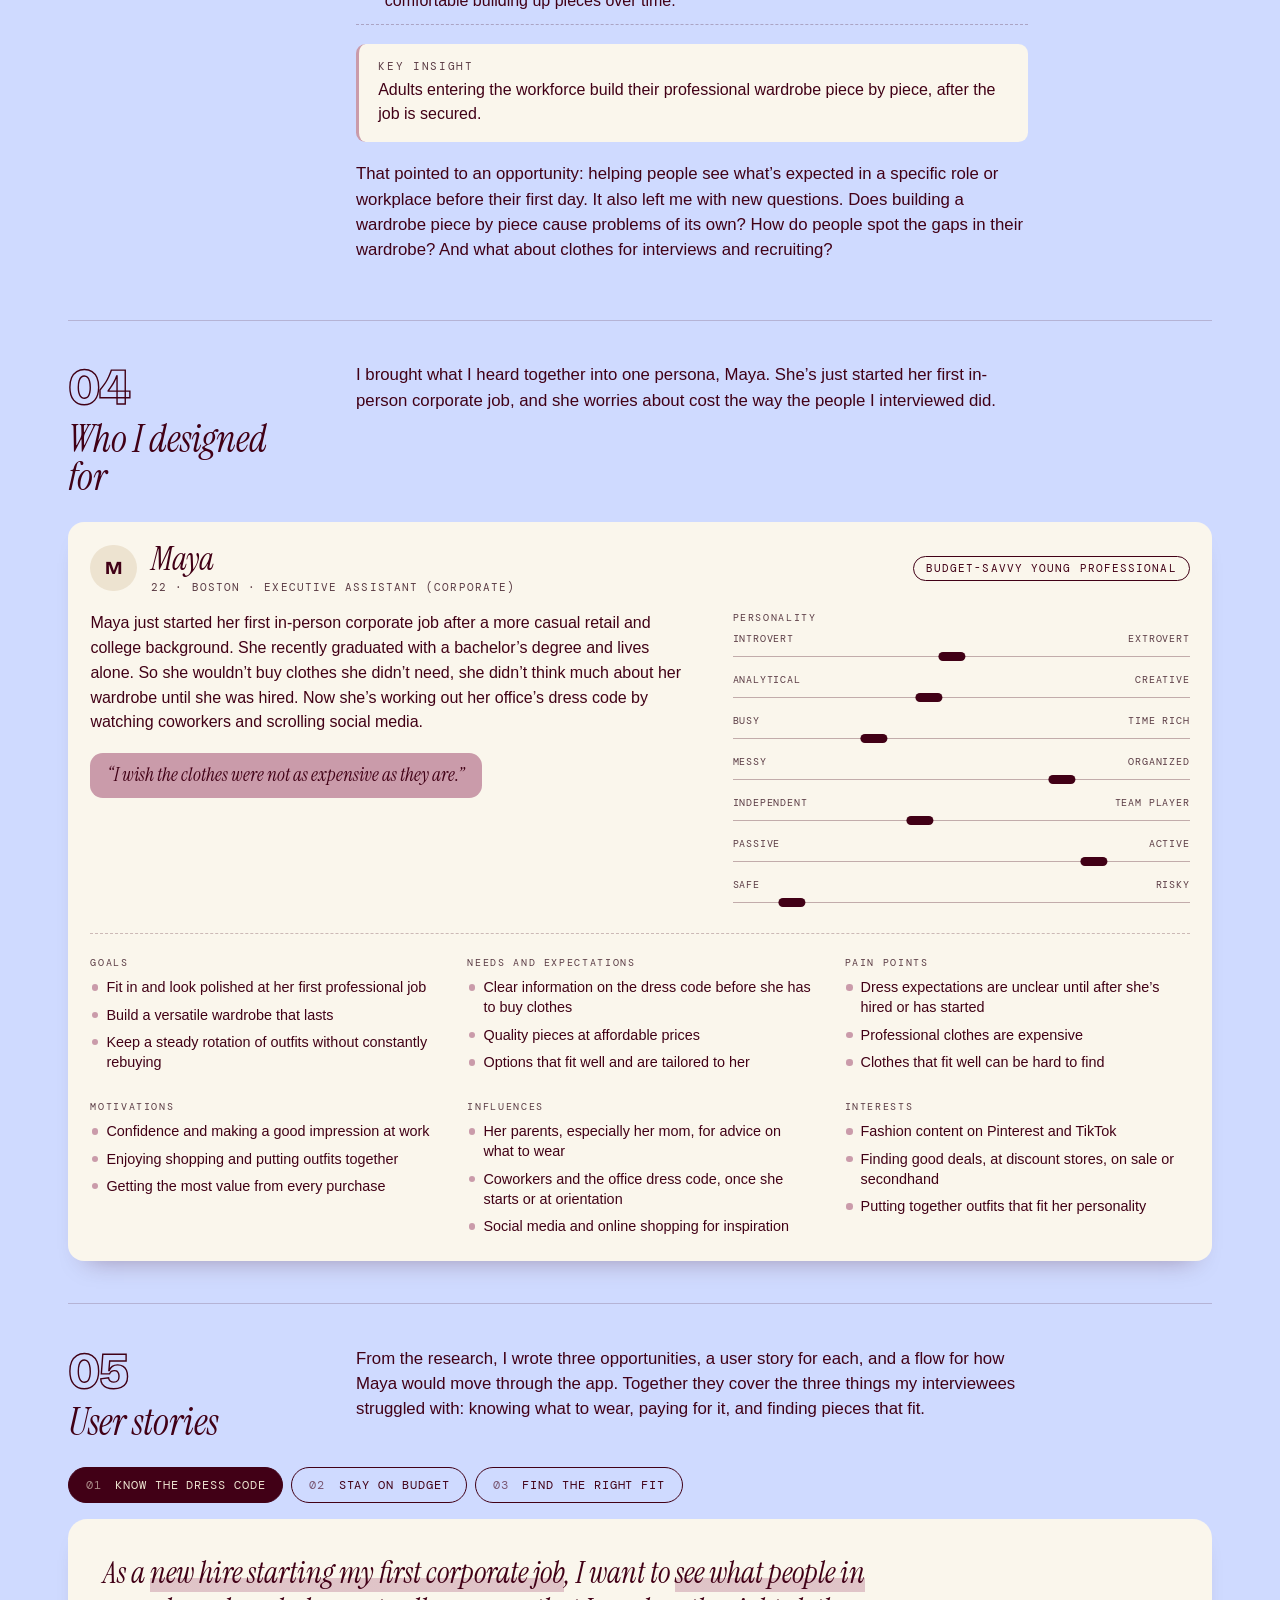
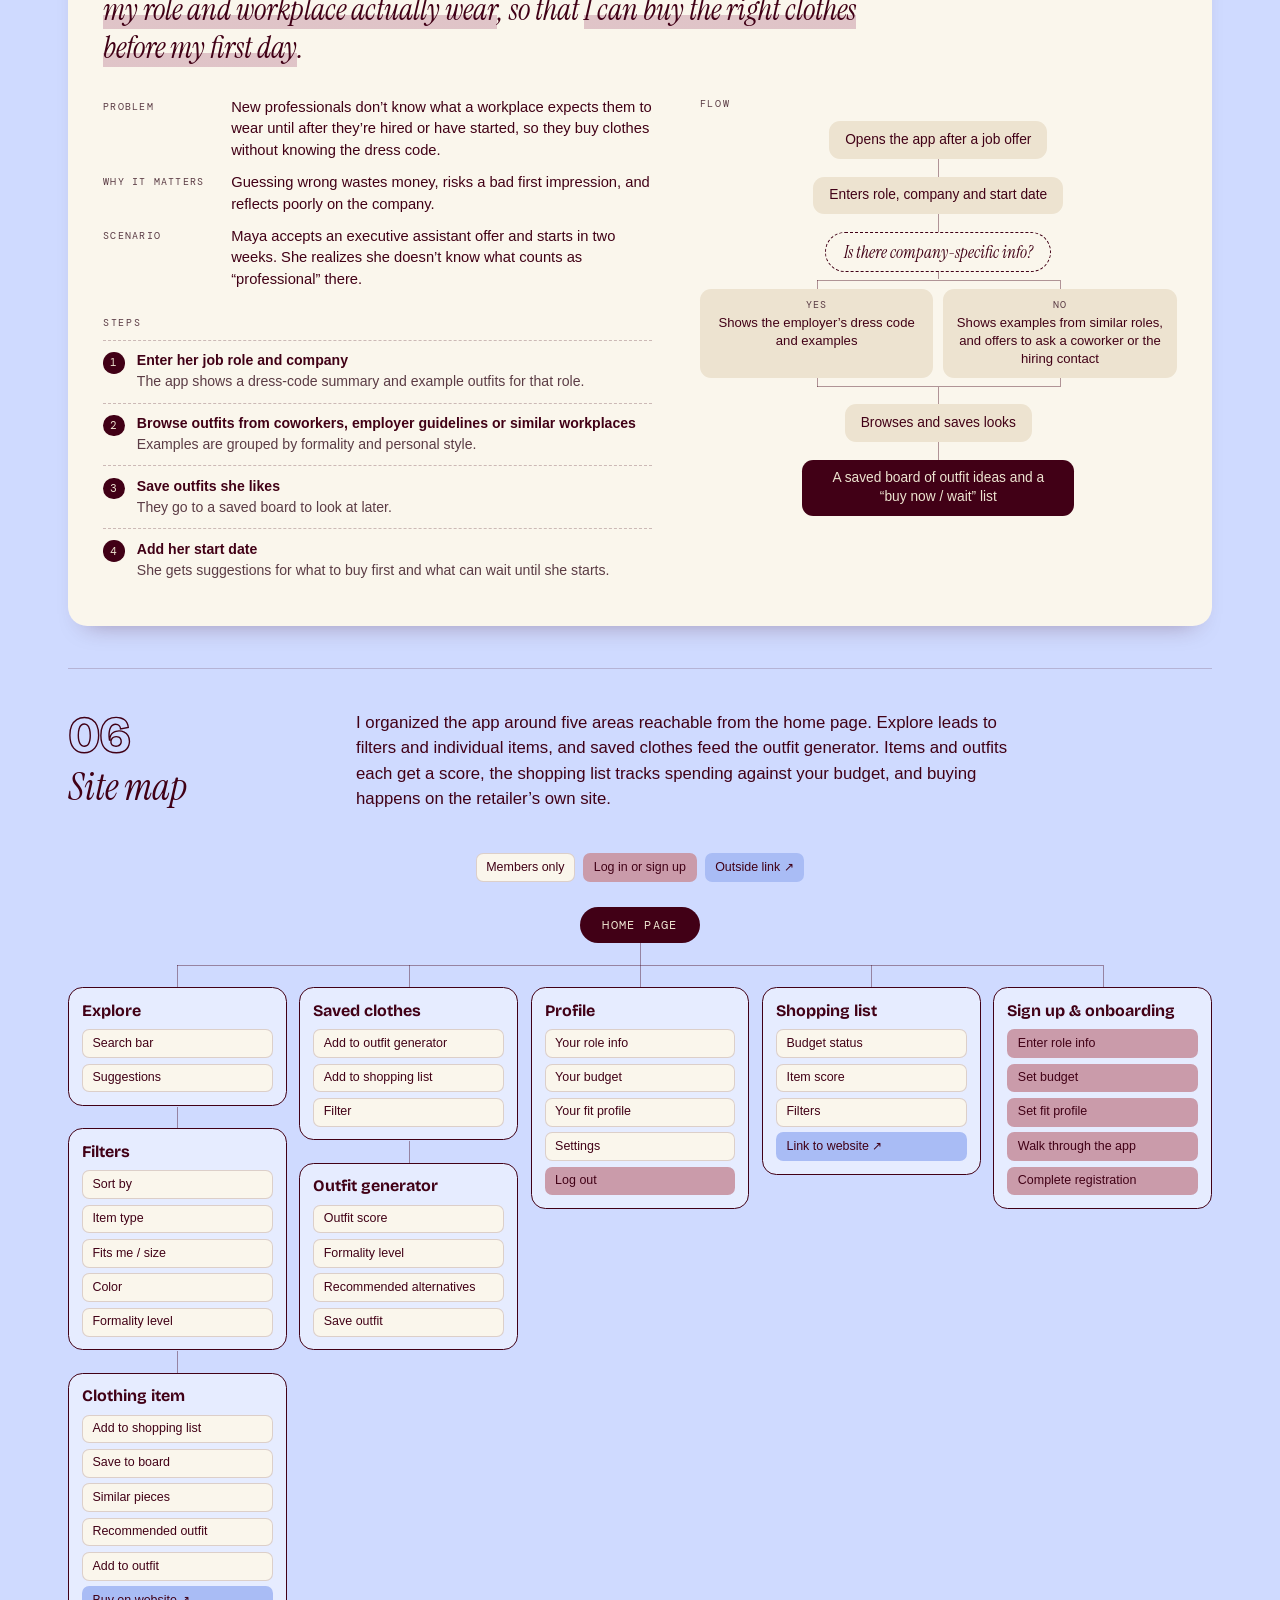
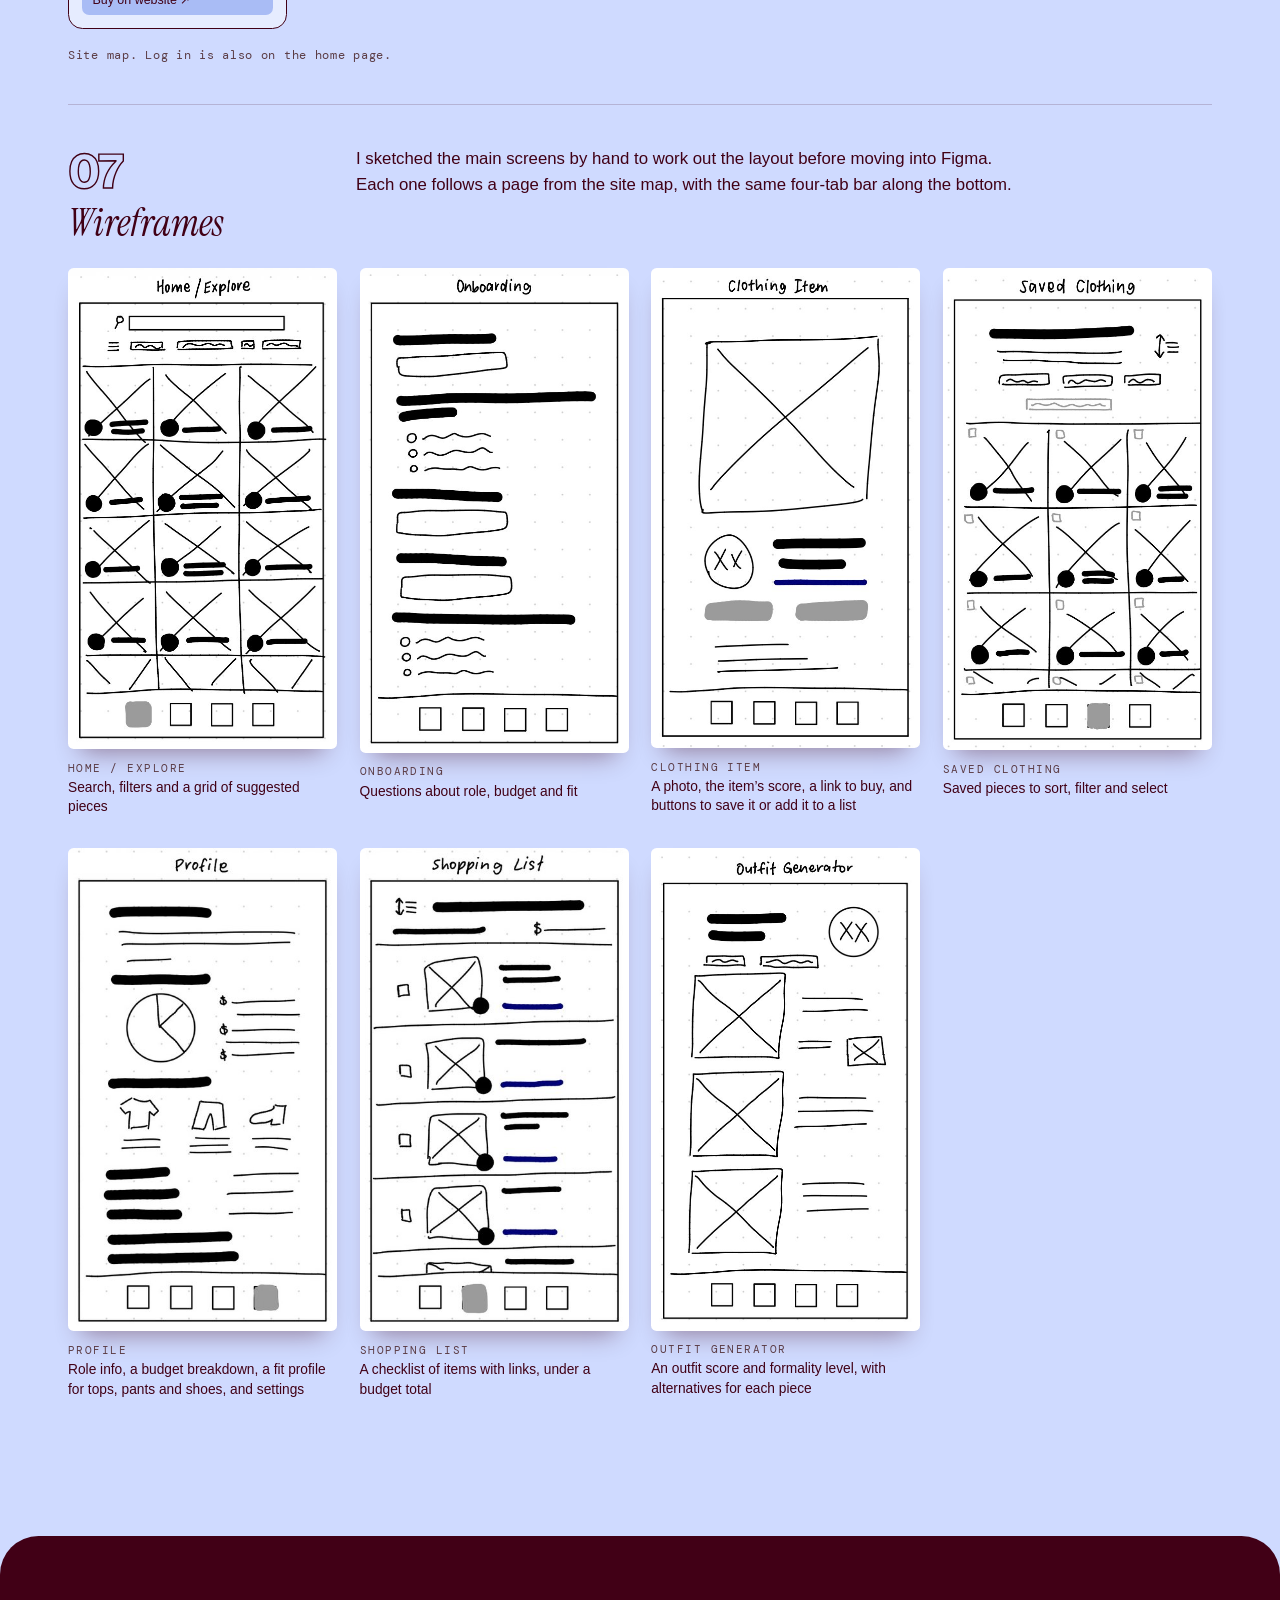
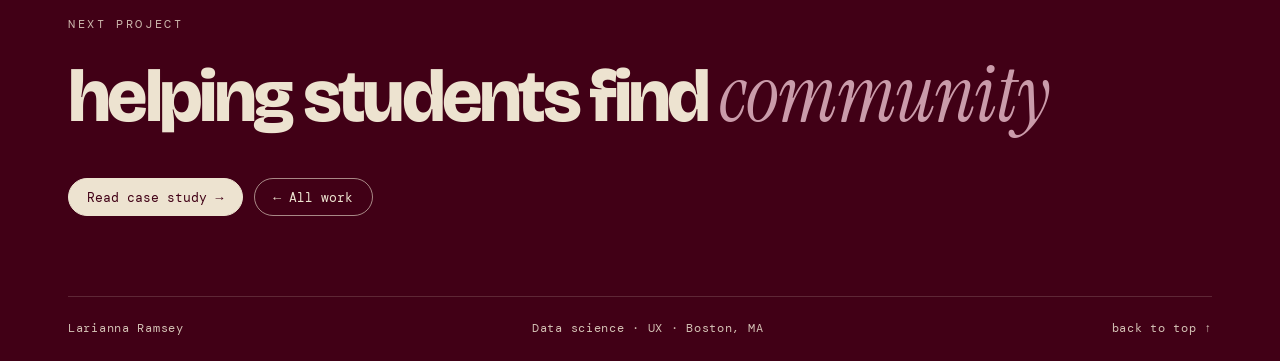
<file: wardrobe-case-study.html>
<!DOCTYPE html>
<html lang="en">
<head>
  <meta charset="UTF-8">
  <meta name="viewport" content="width=device-width, initial-scale=1.0">
  <title>Professional Wardrobe Case Study | Larianna Ramsey</title>
  <meta name="description" content="A UX case study on how adults entering or re-entering the workforce build a professional wardrobe, from user interviews to hand-drawn wireframes.">
  <link rel="canonical" href="https://larianna-ramsey.github.io/wardrobe-case-study.html">

  <!-- Link previews (LinkedIn, Handshake, iMessage, Slack, email). Preview images are 1200x630. -->
  <meta property="og:type" content="article">
  <meta property="og:site_name" content="Larianna Ramsey">
  <meta property="og:title" content="Professional Wardrobe Case Study | Larianna Ramsey">
  <meta property="og:description" content="A UX case study on how adults entering or re-entering the workforce build a professional wardrobe, from user interviews to hand-drawn wireframes.">
  <meta property="og:url" content="https://larianna-ramsey.github.io/wardrobe-case-study.html">
  <meta property="og:image" content="https://larianna-ramsey.github.io/images/og-wardrobe.jpg">
  <meta property="og:image:width" content="1200">
  <meta property="og:image:height" content="630">
  <meta property="og:image:alt" content="Professional wardrobe case study: three hand-drawn wireframes">
  <meta name="twitter:card" content="summary_large_image">
  <meta name="theme-color" content="#CFDAFF">
  <link rel="icon" href="favicon.svg" type="image/svg+xml">
  <link rel="apple-touch-icon" href="apple-touch-icon.png">

  <!-- Same fonts and stylesheet as the home page -->
  <link rel="preconnect" href="https://fonts.googleapis.com">
  <link rel="preconnect" href="https://fonts.gstatic.com" crossorigin>
  <link href="https://fonts.googleapis.com/css2?family=Bricolage+Grotesque:opsz,wght@12..96,400..800&family=DM+Mono:wght@400;500&family=Instrument+Serif:ital@0;1&family=Mrs+Saint+Delafield&display=swap" rel="stylesheet">
  <link rel="stylesheet" href="desk.css?v=20">
</head>

<body class="case-page">

<header class="nav" id="nav">
  <a class="nav-name" href="index.html" aria-label="Back to home">Larianna Ramsey</a>
  <nav aria-label="Main">
    <a href="index.html#work" class="is-active">work</a>
    <a href="index.html#about">about</a>
    <a href="index.html#process">process</a>
    <a href="index.html#contact">contact</a>
    <a class="nav-pill" href="resume.pdf" target="_blank" rel="noopener">resume &#8599;</a>
  </nav>
</header>

<main id="top">

  <!-- ============ HEADER ============ -->
  <section class="case-hero wrap">
    <a class="case-back" href="index.html#work">&larr; all work</a>
    <p class="sec-num">case study &middot; ui/ux design</p>
    <h1 class="sec-title">building a professional <em>wardrobe</em></h1>
    <p class="case-lede">An app that helps adults entering or re-entering the workforce build a professional wardrobe: see what their workplace expects, shop within a budget, and find clothes that fit.</p>
    <dl class="case-meta">
      <div><dt>Project</dt><dd>Semester project, UI/UX Design, Boston University</dd></div>
      <div><dt>My role</dt><dd>Solo: research and design</dd></div>
      <div><dt>Timeline</dt><dd>Fall 2026, in progress</dd></div>
      <div><dt>Tools</dt><dd>Figma, FigJam, user interviews</dd></div>
    </dl>
  </section>

  <!-- ============ SKETCHES ============
       Hand-drawn wireframes from Figma. When the high-fidelity screens are ready,
       this can switch back to phone frames (see campfire-case-study.html). -->
  <section class="case-screens" aria-label="App sketches">
    <div class="wrap">
      <p class="sec-num">the app, sketched</p>
      <div class="sketches sketches--strip">
        <figure class="sketch"><img src="images/wardrobe-sketch-explore.jpg" alt="Sketch of the home and explore screen: a search bar, filter chips and a grid of clothing"></figure>
        <figure class="sketch"><img src="images/wardrobe-sketch-item.jpg" alt="Sketch of a clothing item: a large photo, the item&rsquo;s score, details and two action buttons"></figure>
        <figure class="sketch"><img src="images/wardrobe-sketch-outfit.jpg" alt="Sketch of the outfit generator: an outfit score, formality tags and three pieces with alternatives"></figure>
        <figure class="sketch"><img src="images/wardrobe-sketch-shopping.jpg" alt="Sketch of the shopping list: a budget at the top and a checklist of items with links"></figure>
        <figure class="sketch"><img src="images/wardrobe-sketch-profile.jpg" alt="Sketch of the profile: role details, a budget pie chart, fit sizes for tops, pants and shoes, and settings"></figure>
      </div>
      <p class="case-note">Hand-drawn wireframes of the main screens. The high-fidelity prototype in Figma is in progress.</p>
    </div>
  </section>

  <!-- ============ BODY ============ -->
  <div class="wrap case-body">

    <section class="case-sec">
      <div><span class="st-num">01</span><h2>The problem</h2></div>
      <div class="case-sec-body">
        <p>Most businesses want their employees to dress well and professionally. But for someone starting their first job, or coming back to work after time away, it isn&rsquo;t always clear what that means or how to get there. I focused on young adults and first-time workers.</p>
        <div class="case-callout"><strong>Research question</strong>How do adults entering (or re-entering) the workforce manage the process of acquiring a professional wardrobe?</div>
      </div>
    </section>

    <section class="case-sec">
      <div><span class="st-num">02</span><h2>Research</h2></div>
      <div class="case-sec-body">
        <p>I interviewed three people who had started or returned to jobs that needed a professional wardrobe. I asked each of them six questions:</p>
        <ol class="q-list">
          <li>Which jobs needed a professional wardrobe, and what did you wear before?</li>
          <li>When did you realize you needed new clothes, and where did you go for guidance?</li>
          <li>Where do you buy work clothes, and how do you weigh the trade-offs?</li>
          <li>Which pieces do you buy first, and why?</li>
          <li>How do you decide when to add, rotate or replace pieces?</li>
          <li>How do you feel about the process overall?</li>
        </ol>
      </div>
      <div class="case-wide">
        <ul class="people">
          <li class="person">
            <p class="person-num">Interview 1</p>
            <h3>21, male</h3>
            <p class="persona-meta">Internships and co-ops</p>
            <ul>
              <li>Moved from remote to in-person internships, and from business casual toward business formal</li>
              <li>Starts thinking about clothes after the job offer, checking the office&rsquo;s social media and asking his parents</li>
              <li>Buys more once he sees what coworkers wear and hears the dress code at orientation</li>
              <li>Shops department stores like Macy&rsquo;s for quality pieces on sale, and buys shirts before jackets because he wears them more</li>
              <li>Enjoys it, depending on the workplace, but finds men&rsquo;s clothes expensive</li>
            </ul>
          </li>
          <li class="person">
            <p class="person-num">Interview 2</p>
            <h3>60, female</h3>
            <p class="persona-meta">Office jobs, after retail</p>
            <ul>
              <li>Needed a professional wardrobe for her first office job, with few women in the office to look to as examples</li>
              <li>Rebuilt her wardrobe when remote work during COVID ended, drawing on fashion content she&rsquo;d watched</li>
              <li>Used department stores, catalogs and specialty stores; now buys mostly online, which she finds much easier</li>
              <li>Prioritizes tops, jackets and a well-fitting suit; pants long enough for her are her &ldquo;nemesis&rdquo;</li>
              <li>Replaces pieces when her size changes or they start to look dated</li>
            </ul>
          </li>
          <li class="person">
            <p class="person-num">Interview 3</p>
            <h3>21, female</h3>
            <p class="persona-meta">Gym concierge, after retail</p>
            <ul>
              <li>Realized she&rsquo;d need new clothes while applying, after a retail job where she wore denim</li>
              <li>Asked her mom and used Pinterest and TikTok for inspiration</li>
              <li>Shops mostly secondhand, at thrift stores and on Depop, plus H&amp;M, Aritzia, Banana Republic and TJ Maxx</li>
              <li>Buys tops first and re-wears the same pants; well-fitting pants are much harder to find than tops</li>
              <li>Finds shopping &ldquo;super fun&rdquo; but wishes the clothes weren&rsquo;t so expensive</li>
            </ul>
          </li>
        </ul>
      </div>
    </section>

    <section class="case-sec">
      <div><span class="st-num">03</span><h2>What I learned</h2></div>
      <div class="case-sec-body">
        <h3 class="case-sub">Patterns</h3>
        <ul class="case-list">
          <li>Planning starts with the job offer, but most of the shopping happens after people see what coworkers wear or hear the dress code at orientation.</li>
          <li>Tops come first, and pants stay basic.</li>
          <li>People shop where they can balance quality and price.</li>
        </ul>
        <h3 class="case-sub">Surprises</h3>
        <ul class="case-list">
          <li>Pants were a big pain point, even though they were the lowest priority.</li>
          <li>Most people weren&rsquo;t worried about having the right clothes on day one. They were comfortable building up pieces over time.</li>
        </ul>
        <div class="case-callout"><strong>Key insight</strong>Adults entering the workforce build their professional wardrobe piece by piece, after the job is secured.</div>
        <p>That pointed to an opportunity: helping people see what&rsquo;s expected in a specific role or workplace before their first day. It also left me with new questions. Does building a wardrobe piece by piece cause problems of its own? How do people spot the gaps in their wardrobe? And what about clothes for interviews and recruiting?</p>
      </div>
    </section>

    <section class="case-sec">
      <div><span class="st-num">04</span><h2>Who I designed for</h2></div>
      <div class="case-sec-body">
        <p>I brought what I heard together into one persona, Maya. She&rsquo;s just started her first in-person corporate job, and she worries about cost the way the people I interviewed did.</p>
      </div>
      <div class="case-wide">
        <article class="persona persona--full">
          <header class="persona-head">
            <span class="persona-av" aria-hidden="true">M</span>
            <div>
              <h3 class="persona-name">Maya</h3>
              <p class="persona-meta">22 &middot; Boston &middot; Executive assistant (corporate)</p>
            </div>
            <span class="tag">Budget-savvy young professional</span>
          </header>
          <div class="persona-top">
            <div>
              <p class="persona-bio">Maya just started her first in-person corporate job after a more casual retail and college background. She recently graduated with a bachelor&rsquo;s degree and lives alone. So she wouldn&rsquo;t buy clothes she didn&rsquo;t need, she didn&rsquo;t think much about her wardrobe until she was hired. Now she&rsquo;s working out her office&rsquo;s dress code by watching coworkers and scrolling social media.</p>
              <p class="persona-quote">&ldquo;I wish the clothes were not as expensive as they are.&rdquo;</p>
            </div>
            <div>
              <h4>Personality</h4>
              <ul class="traits">
                <li style="--v:.48" aria-label="Between introvert and extrovert: in the middle"><span>Introvert</span><span>Extrovert</span></li>
                <li style="--v:.43" aria-label="Between analytical and creative: in the middle"><span>Analytical</span><span>Creative</span></li>
                <li style="--v:.31" aria-label="Between busy and time rich: leaning busy"><span>Busy</span><span>Time rich</span></li>
                <li style="--v:.72" aria-label="Between messy and organized: leaning organized"><span>Messy</span><span>Organized</span></li>
                <li style="--v:.41" aria-label="Between independent and team player: in the middle"><span>Independent</span><span>Team player</span></li>
                <li style="--v:.79" aria-label="Between passive and active: leaning active"><span>Passive</span><span>Active</span></li>
                <li style="--v:.13" aria-label="Between safe and risky: strongly safe"><span>Safe</span><span>Risky</span></li>
              </ul>
            </div>
          </div>
          <div class="persona-groups">
            <div>
              <h4>Goals</h4>
              <ul>
                <li>Fit in and look polished at her first professional job</li>
                <li>Build a versatile wardrobe that lasts</li>
                <li>Keep a steady rotation of outfits without constantly rebuying</li>
              </ul>
            </div>
            <div>
              <h4>Needs and expectations</h4>
              <ul>
                <li>Clear information on the dress code before she has to buy clothes</li>
                <li>Quality pieces at affordable prices</li>
                <li>Options that fit well and are tailored to her</li>
              </ul>
            </div>
            <div>
              <h4>Pain points</h4>
              <ul>
                <li>Dress expectations are unclear until after she&rsquo;s hired or has started</li>
                <li>Professional clothes are expensive</li>
                <li>Clothes that fit well can be hard to find</li>
              </ul>
            </div>
            <div>
              <h4>Motivations</h4>
              <ul>
                <li>Confidence and making a good impression at work</li>
                <li>Enjoying shopping and putting outfits together</li>
                <li>Getting the most value from every purchase</li>
              </ul>
            </div>
            <div>
              <h4>Influences</h4>
              <ul>
                <li>Her parents, especially her mom, for advice on what to wear</li>
                <li>Coworkers and the office dress code, once she starts or at orientation</li>
                <li>Social media and online shopping for inspiration</li>
              </ul>
            </div>
            <div>
              <h4>Interests</h4>
              <ul>
                <li>Fashion content on Pinterest and TikTok</li>
                <li>Finding good deals, at discount stores, on sale or secondhand</li>
                <li>Putting together outfits that fit her personality</li>
              </ul>
            </div>
          </div>
        </article>
      </div>
    </section>

    <section class="case-sec">
      <div><span class="st-num">05</span><h2>User stories</h2></div>
      <div class="case-sec-body">
        <p>From the research, I wrote three opportunities, a user story for each, and a flow for how Maya would move through the app. Together they cover the three things my interviewees struggled with: knowing what to wear, paying for it, and finding pieces that fit.</p>
      </div>
      <div class="case-wide">
        <div class="stories" data-tabs>
          <div class="story-tabs" role="tablist" aria-label="User stories">
            <button type="button" role="tab" id="story-tab-1" aria-controls="story-1" aria-selected="true"><span>01</span> Know the dress code</button>
            <button type="button" role="tab" id="story-tab-2" aria-controls="story-2" aria-selected="false" tabindex="-1"><span>02</span> Stay on budget</button>
            <button type="button" role="tab" id="story-tab-3" aria-controls="story-3" aria-selected="false" tabindex="-1"><span>03</span> Find the right fit</button>
          </div>

          <section class="story" id="story-1" role="tabpanel" aria-labelledby="story-tab-1">
            <h3 class="story-title">01 &middot; Know the dress code</h3>
            <p class="story-line">As a <b>new hire starting my first corporate job</b>, I want to <b>see what people in my role and workplace actually wear</b>, so that <b>I can buy the right clothes before my first day</b>.</p>
            <div class="story-cols">
              <div>
                <dl class="story-facts">
                  <dt>Problem</dt><dd>New professionals don&rsquo;t know what a workplace expects them to wear until after they&rsquo;re hired or have started, so they buy clothes without knowing the dress code.</dd>
                  <dt>Why it matters</dt><dd>Guessing wrong wastes money, risks a bad first impression, and reflects poorly on the company.</dd>
                  <dt>Scenario</dt><dd>Maya accepts an executive assistant offer and starts in two weeks. She realizes she doesn&rsquo;t know what counts as &ldquo;professional&rdquo; there.</dd>
                </dl>
                <h4>Steps</h4>
                <ol class="story-steps">
                  <li><b>Enter her job role and company</b> The app shows a dress-code summary and example outfits for that role.</li>
                  <li><b>Browse outfits from coworkers, employer guidelines or similar workplaces</b> Examples are grouped by formality and personal style.</li>
                  <li><b>Save outfits she likes</b> They go to a saved board to look at later.</li>
                  <li><b>Add her start date</b> She gets suggestions for what to buy first and what can wait until she starts.</li>
                </ol>
              </div>
              <div>
                <h4>Flow</h4>
                <ol class="uflow">
                  <li class="uf-node">Opens the app after a job offer</li>
                  <li class="uf-node">Enters role, company and start date</li>
                  <li class="uf-q">
                    <p>Is there company-specific info?</p>
                    <div class="uf-fork">
                      <div class="uf-branch"><b>Yes</b> Shows the employer&rsquo;s dress code and examples</div>
                      <div class="uf-branch"><b>No</b> Shows examples from similar roles, and offers to ask a coworker or the hiring contact</div>
                    </div>
                  </li>
                  <li class="uf-node">Browses and saves looks</li>
                  <li class="uf-node uf-end">A saved board of outfit ideas and a &ldquo;buy now / wait&rdquo; list</li>
                </ol>
              </div>
            </div>
          </section>

          <section class="story" id="story-2" role="tabpanel" aria-labelledby="story-tab-2">
            <h3 class="story-title">02 &middot; Stay on budget</h3>
            <p class="story-line">As a <b>new professional on a budget</b>, I want to <b>compare work-appropriate options across new, sale and secondhand sources in one place</b>, so that <b>I can build a polished wardrobe without overspending</b>.</p>
            <div class="story-cols">
              <div>
                <dl class="story-facts">
                  <dt>Problem</dt><dd>New professionals struggle to balance quality and affordability when building a work wardrobe.</dd>
                  <dt>Why it matters</dt><dd>Without help, people spend more than they can afford or buy pieces that wear out quickly.</dd>
                  <dt>Scenario</dt><dd>Maya has two weeks until her start date and a set budget. She wants a few key pieces, but doesn&rsquo;t want to, or have time to, check five different stores.</dd>
                </dl>
                <h4>Steps</h4>
                <ol class="story-steps">
                  <li><b>Set a budget and choose item types</b> The app filters to work-appropriate options within budget.</li>
                  <li><b>Filter by source</b> Results update with prices and sales.</li>
                  <li><b>Compare items by price and quality (brand, material, reviews)</b> A side-by-side view gives each item a score, so the best value is easy to spot.</li>
                  <li><b>Add items to her wardrobe board</b> A running total shows her spending against her budget.</li>
                </ol>
              </div>
              <div>
                <h4>Flow</h4>
                <ol class="uflow">
                  <li class="uf-node">Opens the app with a budget in mind</li>
                  <li class="uf-node">Sets a budget and item types</li>
                  <li class="uf-q">
                    <p>Buy new or secondhand?</p>
                    <div class="uf-fork">
                      <div class="uf-branch"><b>New</b> Shows department store and off-price options, focusing on sales</div>
                      <div class="uf-branch"><b>Secondhand</b> Shows thrift and resale listings</div>
                    </div>
                  </li>
                  <li class="uf-node">Browses, compares and saves items</li>
                  <li class="uf-q">
                    <p>Is the plan over budget?</p>
                    <div class="uf-fork">
                      <div class="uf-branch"><b>Yes</b> Suggests cheaper alternatives, or lower-priority items to wait on</div>
                      <div class="uf-branch is-skip"><b>No</b> Goes straight to the list</div>
                    </div>
                  </li>
                  <li class="uf-node uf-end">A budgeted shopping list with links to buy</li>
                </ol>
              </div>
            </div>
          </section>

          <section class="story" id="story-3" role="tabpanel" aria-labelledby="story-tab-3">
            <h3 class="story-title">03 &middot; Find the right fit</h3>
            <p class="story-line">As a <b>young professional who struggles to find clothes that fit</b>, I want to <b>save my measurements and filter for fit and length</b>, so that <b>I can shop online with confidence and avoid returns or clothes that don&rsquo;t fit</b>.</p>
            <div class="story-cols">
              <div>
                <dl class="story-facts">
                  <dt>Problem</dt><dd>Professional clothes that fit well are hard to find and shop for, especially for people whose fit needs standard sizing doesn&rsquo;t cover, like extended lengths.</dd>
                  <dt>Why it matters</dt><dd>Poor fit undermines the polished look people want at work, and can reflect poorly on them and the company.</dd>
                  <dt>Scenario</dt><dd>Maya is shopping online for work pants with a 34&Prime; inseam. Most options come in standard lengths, and she can&rsquo;t tell whether they&rsquo;ll fit.</dd>
                </dl>
                <h4>Steps</h4>
                <ol class="story-steps">
                  <li><b>Enter measurements or preferred fit</b> The app saves a fit profile.</li>
                  <li><b>Search for pants</b> Results show only items that come in her length or fit.</li>
                  <li><b>Read fit notes and reviews from similar body types</b> Each item shows fit feedback.</li>
                  <li><b>Pick an item and size</b> The app confirms the recommended size and the return policy.</li>
                </ol>
              </div>
              <div>
                <h4>Flow</h4>
                <ol class="uflow">
                  <li class="uf-node">Searches for a specific item, like pants</li>
                  <li class="uf-q">
                    <p>Has a saved fit profile?</p>
                    <div class="uf-fork">
                      <div class="uf-branch is-skip"><b>Yes</b> Carries on</div>
                      <div class="uf-branch"><b>No</b> Prompted to create one</div>
                    </div>
                  </li>
                  <li class="uf-node">Filters by length and fit</li>
                  <li class="uf-q">
                    <p>Are there any matches?</p>
                    <div class="uf-fork">
                      <div class="uf-branch"><b>Yes</b> Shows fit reviews</div>
                      <div class="uf-branch"><b>No</b> Suggests retailers with extended sizing, or tailoring tips</div>
                    </div>
                  </li>
                  <li class="uf-node uf-end">Item added to the cart or wardrobe board, with a recommended size</li>
                </ol>
              </div>
            </div>
          </section>
        </div>
      </div>
    </section>

    <section class="case-sec">
      <div><span class="st-num">06</span><h2>Site map</h2></div>
      <div class="case-sec-body">
        <p>I organized the app around five areas reachable from the home page. Explore leads to filters and individual items, and saved clothes feed the outfit generator. Items and outfits each get a score, the shopping list tracks spending against your budget, and buying happens on the retailer&rsquo;s own site.</p>
      </div>
      <div class="case-wide">
        <figure class="sitemap">
          <ul class="sm-key" aria-label="Key">
            <li><span class="sm-chip">Members only</span></li>
            <li><span class="sm-chip is-auth">Log in or sign up</span></li>
            <li><span class="sm-chip is-out">Outside link</span></li>
          </ul>
          <p class="sm-root">Home page</p>
          <ul class="sm-cols">
            <li class="sm-col">
              <div class="sm-page">
                <h4>Explore</h4>
                <ul><li class="sm-chip">Search bar</li><li class="sm-chip">Suggestions</li></ul>
              </div>
              <div class="sm-page">
                <h4>Filters</h4>
                <ul><li class="sm-chip">Sort by</li><li class="sm-chip">Item type</li><li class="sm-chip">Fits me / size</li><li class="sm-chip">Color</li><li class="sm-chip">Formality level</li></ul>
              </div>
              <div class="sm-page">
                <h4>Clothing item</h4>
                <ul><li class="sm-chip">Add to shopping list</li><li class="sm-chip">Save to board</li><li class="sm-chip">Similar pieces</li><li class="sm-chip">Recommended outfit</li><li class="sm-chip">Add to outfit</li><li class="sm-chip is-out">Buy on website</li></ul>
              </div>
            </li>
            <li class="sm-col">
              <div class="sm-page">
                <h4>Saved clothes</h4>
                <ul><li class="sm-chip">Add to outfit generator</li><li class="sm-chip">Add to shopping list</li><li class="sm-chip">Filter</li></ul>
              </div>
              <div class="sm-page">
                <h4>Outfit generator</h4>
                <ul><li class="sm-chip">Outfit score</li><li class="sm-chip">Formality level</li><li class="sm-chip">Recommended alternatives</li><li class="sm-chip">Save outfit</li></ul>
              </div>
            </li>
            <li class="sm-col">
              <div class="sm-page">
                <h4>Profile</h4>
                <ul><li class="sm-chip">Your role info</li><li class="sm-chip">Your budget</li><li class="sm-chip">Your fit profile</li><li class="sm-chip">Settings</li><li class="sm-chip is-auth">Log out</li></ul>
              </div>
            </li>
            <li class="sm-col">
              <div class="sm-page">
                <h4>Shopping list</h4>
                <ul><li class="sm-chip">Budget status</li><li class="sm-chip">Item score</li><li class="sm-chip">Filters</li><li class="sm-chip is-out">Link to website</li></ul>
              </div>
            </li>
            <li class="sm-col">
              <div class="sm-page">
                <h4>Sign up &amp; onboarding</h4>
                <ul><li class="sm-chip is-auth">Enter role info</li><li class="sm-chip is-auth">Set budget</li><li class="sm-chip is-auth">Set fit profile</li><li class="sm-chip is-auth">Walk through the app</li><li class="sm-chip is-auth">Complete registration</li></ul>
              </div>
            </li>
          </ul>
          <figcaption>Site map. Log in is also on the home page.</figcaption>
        </figure>
      </div>
    </section>

    <section class="case-sec">
      <div><span class="st-num">07</span><h2>Wireframes</h2></div>
      <div class="case-sec-body">
        <p>I sketched the main screens by hand to work out the layout before moving into Figma. Each one follows a page from the site map, with the same four-tab bar along the bottom.</p>
      </div>
      <div class="case-wide">
        <div class="sketches sketches--grid">
          <figure class="sketch"><img src="images/wardrobe-sketch-explore.jpg" loading="lazy" alt="Sketch of the home and explore screen: a search bar, filter chips and a grid of clothing"><figcaption><b>Home / explore</b> Search, filters and a grid of suggested pieces</figcaption></figure>
          <figure class="sketch"><img src="images/wardrobe-sketch-onboarding.jpg" loading="lazy" alt="Sketch of onboarding: a short form with text fields and multiple-choice questions"><figcaption><b>Onboarding</b> Questions about role, budget and fit</figcaption></figure>
          <figure class="sketch"><img src="images/wardrobe-sketch-item.jpg" loading="lazy" alt="Sketch of a clothing item: a large photo, the item&rsquo;s score, details and two action buttons"><figcaption><b>Clothing item</b> A photo, the item&rsquo;s score, a link to buy, and buttons to save it or add it to a list</figcaption></figure>
          <figure class="sketch"><img src="images/wardrobe-sketch-saved.jpg" loading="lazy" alt="Sketch of saved clothing: a title, sort and filter controls, and a grid of saved pieces with checkboxes"><figcaption><b>Saved clothing</b> Saved pieces to sort, filter and select</figcaption></figure>
          <figure class="sketch"><img src="images/wardrobe-sketch-profile.jpg" loading="lazy" alt="Sketch of the profile: role details, a budget pie chart, fit sizes for tops, pants and shoes, and settings"><figcaption><b>Profile</b> Role info, a budget breakdown, a fit profile for tops, pants and shoes, and settings</figcaption></figure>
          <figure class="sketch"><img src="images/wardrobe-sketch-shopping.jpg" loading="lazy" alt="Sketch of the shopping list: a budget at the top and a checklist of items with links"><figcaption><b>Shopping list</b> A checklist of items with links, under a budget total</figcaption></figure>
          <figure class="sketch"><img src="images/wardrobe-sketch-outfit.jpg" loading="lazy" alt="Sketch of the outfit generator: an outfit score, formality tags and three pieces with alternatives"><figcaption><b>Outfit generator</b> An outfit score and formality level, with alternatives for each piece</figcaption></figure>
        </div>
      </div>
    </section>

  </div>

  <!-- ============ END ============ -->
  <section class="contact case-end">
    <div class="wrap">
      <p class="sec-num">next project</p>
      <h2 class="sec-title">helping students find <em>community</em></h2>
      <div class="contact-links" style="margin-top: 2rem;">
        <a class="pbtn pbtn--light" href="campfire-case-study.html">Read case study &rarr;</a>
        <a class="pbtn pbtn--ghost" href="index.html#work">&larr; All work</a>
      </div>
    </div>
    <footer class="wrap">
      <div class="footer">
        <span>Larianna Ramsey</span>
        <span>Data science &middot; UX &middot; Boston, MA</span>
        <a href="#top">back to top &uarr;</a>
      </div>
    </footer>
  </section>
</main>

<dialog id="lightbox" class="lightbox" aria-label="Project images">
  <button type="button" class="lightbox-close" aria-label="Close">&times;</button>
  <div class="lightbox-images"></div>
  <p class="lightbox-caption"></p>
</dialog>
<script src="case.js?v=4"></script>
</body>
</html>
</file>
<file: desk.css>
/* =========================================================================
   LARIANNA RAMSEY: PORTFOLIO
   Palette: baby blue (background), wine & cabernet (type, dark sections),
   mauve, moss and champagne (accents).
   Fonts: Bricolage Grotesque (display), Instrument Serif (italic accents),
   Mrs Saint Delafield (signature), DM Mono (labels), Helvetica (body).
   ========================================================================= */

:root {
  --baby: #CFDAFF;
  --ice: #E6ECFF;
  --champagne: #EDE3D0;
  --paper: #FAF6EC;
  --mauve: #CA9BAA;
  --moss: #827C34;
  --fog: #A4B4BE;
  --cabernet: #5B3C45;
  --wine: #410016;

  /* one color per kind of project: used on the first-screen folders, the folder tabs and the tags */
  --c-ux: #CA9BAA;       /* pink  = UX */
  --c-data: #A9BCF5;     /* blue  = data */
  --c-design: #827C34;   /* green = design */

  --f-display: "Bricolage Grotesque", "Helvetica Neue", Arial, sans-serif;
  --f-serif: "Instrument Serif", Georgia, "Times New Roman", serif;
  --f-script: "Mrs Saint Delafield", "Snell Roundhand", "Apple Chancery", cursive;
  --f-mono: "DM Mono", ui-monospace, Menlo, monospace;
  --f-body: "Helvetica Neue", Helvetica, Arial, sans-serif;

  --pad: clamp(1rem, 4vw, 3rem);
  --spring: cubic-bezier(.3, 1.5, .5, 1);
}

*, *::before, *::after { box-sizing: border-box; }
html { scroll-behavior: smooth; scroll-padding-top: 4.5rem; -webkit-text-size-adjust: 100%; }
body {
  margin: 0;
  font-family: var(--f-body);
  font-size: 1rem;
  line-height: 1.5;
  color: var(--wine);
  background: var(--baby);
  overflow-x: clip;
}
img { max-width: 100%; display: block; }
a { color: inherit; }
button { font: inherit; color: inherit; cursor: pointer; }
:focus-visible { outline: 2px solid var(--wine); outline-offset: 3px; border-radius: 4px; }
.work :focus-visible, .contact :focus-visible { outline-color: var(--champagne); }

.wrap { max-width: 1240px; margin: 0 auto; padding: 0 var(--pad); }

/* scroll reveal (only when JavaScript is running) */
html.js .reveal { opacity: 0; translate: 0 1.6rem; transition: opacity .8s ease, translate .8s cubic-bezier(.2, .8, .2, 1); }
html.js .reveal.is-in { opacity: 1; translate: 0 0; }

/* =========================================================================
   NAV
   ========================================================================= */
.nav {
  position: fixed; top: 0; left: 0; right: 0; z-index: 50;
  display: flex; align-items: center; justify-content: space-between; gap: 1rem;
  padding: .9rem var(--pad);
  transition: background .3s, box-shadow .3s, backdrop-filter .3s;
}
.nav.scrolled { background: rgba(207, 218, 255, .85); -webkit-backdrop-filter: blur(10px); backdrop-filter: blur(10px); box-shadow: 0 1px 0 rgba(65, 0, 22, .1); }
.nav-name { font: 700 1.05rem var(--f-display); letter-spacing: -.01em; text-decoration: none; white-space: nowrap; }
.nav nav { display: flex; align-items: center; gap: clamp(.8rem, 2vw, 1.8rem); }
.nav nav a { font: 500 1rem var(--f-display); text-decoration: none; position: relative; }
.nav nav a:not(.nav-pill)::after { content: ""; position: absolute; left: 0; right: 0; bottom: -.2rem; height: 1.5px; background: currentColor; transform: scaleX(0); transform-origin: left; transition: transform .3s; }
.nav nav a:not(.nav-pill):hover::after, .nav nav a.is-active::after { transform: scaleX(1); }
.nav nav a.is-active { font-family: var(--f-serif); font-style: italic; font-weight: 400; font-size: 1.15rem; }
.nav-pill { padding: .35rem .95rem; border: 1px solid var(--wine); border-radius: 99em; transition: background .2s, color .2s; white-space: nowrap; }
.nav-pill:hover { background: var(--wine); color: var(--baby); }

/* =========================================================================
   HERO
   ========================================================================= */
.hero {
  position: relative;
  min-height: 100vh; min-height: 100svh;
  display: flex; align-items: center; justify-content: center;
  padding: 4.4rem var(--pad) 2.6rem;
  overflow: hidden;
}
/* everything on the first screen sits inside this box, so it stays close to the title */
.hero-stage { position: relative; width: 100%; max-width: 64rem; padding: 7rem 0 7rem; text-align: center; }
.hero-star { position: absolute; left: 50%; top: 50%; width: min(94vw, 58rem); height: auto; translate: -50% -50%; pointer-events: none; transition: rotate .8s cubic-bezier(.2, .8, .2, 1); }
.hero-star path { fill: var(--ice); stroke: none; }   /* soft solid star, lighter than the background so the text on top stays easy to read */

.hero-title { position: relative; z-index: 2; text-align: center; }
.hero-title h1 { margin: 0; font-weight: 400; line-height: 1; }
.script {
  display: block; position: relative; z-index: 2;
  width: max-content; margin: 0 auto -.32em;
  font-family: var(--f-script); font-size: clamp(3.5rem, 11vw, 9rem); line-height: 1.1;
  color: var(--moss); transform: rotate(-6deg) translateX(-16%);
  pointer-events: none; white-space: nowrap;
}
.bigword {
  display: block; position: relative; z-index: 1;
  width: max-content; margin: 0 auto; white-space: nowrap;
  font-family: var(--f-display); font-weight: 800; font-size: clamp(4rem, 17vw, 15rem);
  line-height: .82; letter-spacing: -.055em; color: var(--wine);
}
.ch { display: inline-block; transition: transform .35s var(--spring), color .25s; cursor: default; }
html.js .ch { animation: dropin .8s var(--spring) backwards; animation-delay: calc(var(--i, 0) * 55ms + .1s); }
.ch:hover { transform: translateY(-.08em) rotate(calc((var(--i, 0) - 4) * 2.5deg)); color: var(--cabernet); }
@keyframes dropin { from { transform: translateY(-.4em) scale(.8); opacity: 0; } }
.hero-sub { margin: 1.6rem 0 0; font: 400 .82rem var(--f-mono); letter-spacing: .22em; text-transform: uppercase; }
.hero-sub span { color: var(--cabernet); margin: 0 .5em; }

.hero-tag { margin: 1.8rem auto 0; max-width: 26rem; text-align: center; font: italic 400 clamp(1.25rem, 2vw, 1.6rem)/1.2 var(--f-serif); position: relative; z-index: 2; }
.scroll-cue { position: absolute; left: 50%; bottom: 1.1rem; translate: -50% 0; z-index: 2; font: 400 .72rem var(--f-mono); letter-spacing: .2em; text-transform: uppercase; text-decoration: none; animation: cue 2s ease-in-out infinite; }
@keyframes cue { 50% { transform: translateY(.35rem); } }

/* folder icons */
.hfolder {
  position: relative; z-index: 3;
  display: inline-flex; flex-direction: column; align-items: center; gap: .35rem;
  width: clamp(5rem, 6.5vw, 6.3rem);
  text-decoration: none;
  transform: rotate(var(--r, 0deg));
  transition: transform .4s var(--spring);
  filter: drop-shadow(0 .5rem .6rem rgba(65, 0, 22, .18));
}
.hfolder svg { width: 100%; height: auto; overflow: visible; }
.hfolder .fi-back { fill: var(--fb); }
.hfolder .fi-front { fill: var(--ff); }
.hfolder .fi-paper { fill: #fff; transform-box: fill-box; transition: transform .4s var(--spring); }
.hfolder:hover { transform: rotate(0deg) translateY(-.5rem) scale(1.06); }
.hfolder:hover .fi-paper { transform: translateY(-12px) rotate(-4deg); }
.hf-name { padding: .1rem .5rem; border-radius: .3rem; font: 400 .82rem var(--f-body); transition: background .2s, color .2s; white-space: nowrap; }
.hfolder:hover .hf-name, .hfolder:focus-visible .hf-name { background: #2f6cf0; color: #fff; }
.hfolder--tl { position: absolute; left: 6%; top: .4rem; --r: -6deg; }
.hfolder--tr { position: absolute; right: 7%; top: 1.4rem; --r: 5deg; }
.hfolder--bl { position: absolute; left: 10%; bottom: .6rem; --r: 3deg; }
.cursor { position: absolute; left: calc(6% + 5.6rem); top: 4.4rem; width: 1.9rem; z-index: 4; filter: drop-shadow(.1rem .2rem .15rem rgba(0, 0, 0, .25)); animation: nudge 3.6s ease-in-out infinite; }
@keyframes nudge { 50% { transform: translate(-.7rem, -.6rem); } }

/* AirDrop card */
.airdrop { width: 100%; max-width: 17rem; background: rgba(250, 246, 236, .96); color: #1d1d1f; border-radius: 1.1rem; overflow: hidden; box-shadow: 0 .8rem 2rem rgba(65, 0, 22, .22); transition: transform .4s var(--spring); }
.airdrop:hover { transform: rotate(0deg) translateY(-.3rem) scale(1.03); }
.airdrop--hero { position: absolute; right: 3%; bottom: -.4rem; width: clamp(12.5rem, 15vw, 15rem); transform: rotate(3deg); z-index: 3; text-align: center; }
.ad-art { height: 3rem; background: radial-gradient(circle at 18% 25%, var(--baby), transparent 55%), radial-gradient(circle at 82% 70%, var(--mauve), transparent 60%), var(--moss); }
.ad-body { padding: .75rem .9rem .85rem; text-align: center; }
.ad-body p { margin: 0; }
.ad-t { font-size: .86rem; }
.ad-s { font-size: .8rem; opacity: .75; margin: .1rem 0 .7rem !important; line-height: 1.3; }
.ad-btns { display: flex; gap: .45rem; }
.ad-no, .ad-yes { flex: 1; padding: .45rem; border: 0; border-radius: .55rem; font: 500 .85rem var(--f-body); text-align: center; text-decoration: none; background: rgba(0, 0, 0, .07); color: #1d1d1f; transition: background .2s, transform .15s; }
.ad-yes { background: #2f6cf0; color: #fff; }
.ad-no:hover { background: rgba(0, 0, 0, .13); }
.ad-yes:hover { background: #1f58d6; }
.ad-no:active, .ad-yes:active { transform: scale(.96); }

/* ticker */
.ticker-wrap { position: relative; z-index: 5; overflow: hidden; padding: 1.6rem 0; margin: -1.6rem 0 -2.8rem; pointer-events: none; }
.ticker { pointer-events: auto; background: var(--moss); color: var(--champagne); overflow: hidden; transform: rotate(-1.4deg); margin: 0 -2rem; padding: .95rem 0; box-shadow: 0 .6rem 1.4rem rgba(65, 0, 22, .18); }
.ticker-track { display: flex; align-items: center; gap: 1.6rem; width: max-content; animation: tick 32s linear infinite; font: 700 clamp(1.3rem, 2.6vw, 2rem)/1 var(--f-display); letter-spacing: -.02em; white-space: nowrap; padding-left: 1.6rem; }
.ticker-track i { font-style: normal; color: var(--mauve); }
.ticker:hover .ticker-track { animation-play-state: paused; }
@keyframes tick { to { transform: translateX(-50%); } }

/* =========================================================================
   SECTION HEADINGS
   ========================================================================= */
.sec-head { display: flex; flex-wrap: wrap; align-items: flex-end; justify-content: space-between; gap: .4rem 2rem; }
.sec-num { flex: 0 0 100%; margin: 0 0 .6rem; font: 400 .75rem var(--f-mono); letter-spacing: .22em; text-transform: uppercase; opacity: .8; }
.sec-title { margin: 0; font: 800 clamp(3rem, 8.5vw, 6.6rem)/.88 var(--f-display); letter-spacing: -.05em; }
.sec-title em { font: italic 400 1.08em var(--f-serif); letter-spacing: -.01em; }
.sec-note { margin: 0 0 .5rem; max-width: 26rem; font: italic 400 1.3rem/1.25 var(--f-serif); }

/* =========================================================================
   WORK: file folders
   ========================================================================= */
.work { position: relative; z-index: 1; background: var(--wine); color: var(--champagne); border-radius: 2.4rem 2.4rem 0 0; padding: 7rem 0 6.5rem; }
.work .sec-title em { color: var(--mauve); }

.drawer { --step: -.6rem; position: relative; margin-top: 2.2rem; padding-top: 3.4rem; }

/* one manila folder: tab + back panel + paper + front flap */
.folder { --manila: #E6D0A0; --manila-lt: #EEDDB5; position: relative; color: var(--wine); }
.f-tab {
  position: absolute; z-index: 3; top: 0;
  left: calc(.6% + var(--i, 0) * (98.8% / var(--n, 5))); width: calc(98.8% / var(--n, 5) - .7%); height: 2.6rem;
  display: flex; align-items: center; gap: .5rem; padding: .3rem .65rem .15rem;
  border: 0; border-radius: .8rem .8rem 0 0; background: var(--manila); color: var(--wine);
  text-align: left; cursor: pointer;
}
.t-num { font: 500 .7rem var(--f-mono); letter-spacing: .06em; opacity: .8; }
.t-name { flex: 1; min-width: 0; padding: .22rem .45rem; border-radius: .25rem; background: var(--sticker, var(--paper)); font: 700 .78rem/1.15 var(--f-display); letter-spacing: -.01em; white-space: nowrap; overflow: hidden; text-overflow: ellipsis; box-shadow: inset -.55rem 0 0 var(--sticker2, transparent), 0 1px 0 rgba(65, 0, 22, .12); }
.f-tab--dark .t-name { color: var(--champagne); }
.f-back { position: absolute; z-index: 0; top: 2.5rem; left: 0; right: 0; bottom: 0; background: var(--manila); border-radius: .4rem 1rem 1rem 1rem; box-shadow: 0 -.2rem .6rem rgba(42, 6, 18, .25), inset 0 1px 0 rgba(255, 255, 255, .45); }
.f-paper { position: relative; z-index: 1; margin: 3.4rem 1rem 1.4rem; }
.f-paper::before { content: ""; position: absolute; z-index: -1; top: -.5rem; left: 2rem; right: 2.6rem; height: 2rem; background: #efe7d7; border-radius: .4rem; transform: rotate(.8deg); }
.f-front {
  position: absolute; z-index: 2; top: 4.8rem; left: 0; right: 0; bottom: 0;
  display: flex; align-items: flex-end; justify-content: flex-end; padding: 1.2rem 1.8rem;
  background: linear-gradient(to bottom, var(--manila-lt), var(--manila) 70%);
  border-radius: .4rem .4rem 1rem 1rem;
  box-shadow: 0 -.25rem .7rem rgba(65, 0, 22, .16), inset 0 1px 0 rgba(255, 255, 255, .6);
  -webkit-mask: radial-gradient(circle 1.7rem at 50% 0, transparent 97%, #000 100%);
  mask: radial-gradient(circle 1.7rem at 50% 0, transparent 97%, #000 100%);
  transform-origin: 50% 100%;
  transform: perspective(1400px) rotateX(0deg);
  transition: transform .26s cubic-bezier(.4, 0, .6, 1);         /* closing: quick, so it's shut before the new folder passes in front */
  will-change: transform;
  backface-visibility: hidden;
  pointer-events: none;
}
.f-front::after { content: ""; position: absolute; inset: 0; border-radius: inherit; background: rgba(65, 0, 22, .18); opacity: 0; transition: opacity .26s; }
/* opening: starts while the folder is still gliding forward, so it all reads as one motion */
.folder.open .f-front { transform: perspective(1400px) rotateX(-88deg); transition: transform .75s cubic-bezier(.3, .6, .2, 1) .1s; }
.folder.open .f-front::after { opacity: 1; transition: opacity .75s ease .1s; }
.ff-num { font: 800 clamp(4rem, 9vw, 7.5rem)/.8 var(--f-display); letter-spacing: -.05em; color: transparent; -webkit-text-stroke: 1.5px rgba(65, 0, 22, .3); }
html:not(.js) .f-front { display: none; }
html:not(.js) .folder { margin-bottom: 2rem; padding-top: .1px; }

/* stacked like files in a drawer (JavaScript sets --p: 0 = front) */
html.js .folder {
  position: absolute; top: 3.4rem; left: 0; right: 0; bottom: 0; overflow: hidden;
  z-index: calc(20 - var(--p, 0));
  transform: translateY(calc(var(--p, 0) * var(--step, -.6rem)));
  transition: transform .38s cubic-bezier(.2, .8, .2, 1), translate .3s var(--spring), opacity .6s;
  will-change: transform;
}
html.js .folder.front { position: relative; top: 0; }
html.js .folder { pointer-events: none; }
html.js .folder .f-tab, html.js .folder .f-back, html.js .folder .f-paper { pointer-events: auto; }
html.js .folder.moving .f-back, html.js .folder.moving .f-paper { pointer-events: none; }   /* a travelling folder never blocks the other tabs */
html.js .folder.moving { transition: translate .3s var(--spring), opacity .6s; }   /* JavaScript animates its movement */
/* folders further back look a little darker (a fading overlay is much cheaper to animate than a filter) */
html.js .folder .f-back::after, html.js .folder .f-tab::after {
  content: ""; position: absolute; inset: 0; border-radius: inherit; background: #000; pointer-events: none;
  opacity: calc(var(--p, 0) * .055); transition: opacity .38s;
}
html.js .folder:not(.front):has(.f-tab:hover) { translate: 0 -.5rem; }
html.js .folder.front .f-tab { cursor: default; }
html.js .drawer:not(.in) .folder { opacity: 0; translate: 0 2rem; }

.sheet { position: relative; background: var(--paper); color: var(--wine); border-radius: .5rem; padding: 1rem; display: grid; gap: 1.4rem; box-shadow: 0 .4rem 1rem rgba(65, 0, 22, .12); }
.media { position: relative; aspect-ratio: 4 / 3; }   /* no box behind the pictures: they lie straight on the folder paper */
.info { min-width: 0; display: flex; flex-direction: column; padding: 0 .3rem .3rem; }

.car { position: absolute; inset: 0; }
/* each picture keeps its own shape and is as big as the space allows, like a print laid on the folder */
.car img {
  position: absolute; inset: 0; margin: auto;
  width: auto; height: auto; max-width: 100%; max-height: 100%;
  border-radius: .4rem;
  box-shadow: 0 1.1rem 1.8rem -.6rem rgba(65, 0, 22, .38), 0 .1rem .3rem rgba(65, 0, 22, .12);
  rotate: -1.2deg;
  opacity: 0; transition: opacity .45s; cursor: zoom-in; pointer-events: none;
}
.car img:nth-of-type(even) { rotate: 1deg; }
.car img.is-on { opacity: 1; pointer-events: auto; }
/* faster first visit: a folder's pictures aren't fetched until it has been at the front once.
   Browsers skip lazy images that aren't displayed. Without JavaScript everything shows as usual. */
html.js .folder:not(.seen) .media img { display: none; }
html:not(.js) .car img:first-child { opacity: 1; }
.car .ph { position: absolute; inset: 0; display: none; align-items: center; justify-content: center; text-align: center; padding: 1rem; font: 400 .8rem var(--f-mono); color: var(--cabernet); border: 1.5px dashed rgba(65, 0, 22, .25); border-radius: .5rem; }
.car.is-missing .ph { display: flex; }   /* only shows if a picture file can't be found */
.car-btn { position: absolute; top: 50%; z-index: 3; width: 2.4rem; height: 2.4rem; margin-top: -1.2rem; display: grid; place-items: center; border: 0; border-radius: 50%; background: var(--paper); color: var(--wine); font-size: 1.2rem; box-shadow: 0 .2rem .7rem rgba(0, 0, 0, .2); transition: opacity .2s, transform .25s var(--spring), background .2s; }
.car-btn:hover { background: var(--mauve); transform: scale(1.12); }
.car-prev { left: .7rem; }
.car-next { right: .7rem; }
.car-count, .car-zoom { position: absolute; bottom: .7rem; z-index: 3; padding: .2rem .7rem; font: 400 .72rem var(--f-mono); background: var(--paper); border-radius: 99em; transition: opacity .2s; pointer-events: none; }
.car-count { right: .7rem; }
.car-cap { position: absolute; top: .7rem; left: .7rem; z-index: 3; padding: .2rem .7rem; font: 400 .7rem var(--f-mono); letter-spacing: .04em; background: var(--wine); color: var(--champagne); border-radius: 99em; pointer-events: none; transition: opacity .2s; }
.car-cap:empty { display: none; }
.car-zoom { left: .7rem; }
@media (hover: hover) {
  .car-btn, .car-count, .car-zoom, .car-cap { opacity: 0; }
  .media:hover .car-btn, .media:hover .car-count, .media:hover .car-zoom, .media:hover .car-cap,
  .media:focus-within .car-btn, .media:focus-within .car-count { opacity: 1; }
}

/* ---------- phone screens (UX projects) ----------
   Blank for now. To add a screen, put an <img> inside a .phone in place of its <span>. */
.phones { display: flex; align-items: center; justify-content: center; }
.media .phones { position: absolute; inset: 0; container-type: size; }
.phone {
  position: relative; flex: none;
  aspect-ratio: 9 / 19.5;
  height: 78%; height: min(86cqh, 27cqw * 2.1667);
  background: #fff; border: .4rem solid var(--wine); border-radius: 1.5rem;
  box-shadow: 0 1.1rem 1.8rem -.6rem rgba(65, 0, 22, .38);
  overflow: hidden;
}
.phone::before { content: ""; position: absolute; z-index: 2; top: .35rem; left: 50%; width: 32%; height: .5rem; translate: -50% 0; border-radius: 99em; background: var(--wine); }
.phone img { width: 100%; height: 100%; object-fit: cover; object-position: top; cursor: zoom-in; }
.phone-ph { position: absolute; inset: 0; display: flex; align-items: center; justify-content: center; font: 400 .66rem var(--f-mono); letter-spacing: .12em; text-transform: uppercase; color: rgba(65, 0, 22, .35); }
.phones .phone:nth-child(1) { rotate: -5deg; translate: 8% 4%; }
.phones .phone:nth-child(2) { z-index: 1; scale: 1.06; }
.phones .phone:nth-child(3) { rotate: 5deg; translate: -8% 4%; }

/* hand-drawn sketches fanned out in a folder, like the phones (sketch styles are with the case studies) */
.media .sketches--fan { position: absolute; inset: 0; display: flex; align-items: center; justify-content: center; container-type: size; }
.sketches--fan .sketch { flex: none; height: min(84cqh, 30cqw * 1.79); }
.sketches--fan .sketch img { width: auto; height: 100%; }
.sketches--fan .sketch:nth-child(1) { rotate: -6deg; translate: 10% 4%; }
.sketches--fan .sketch:nth-child(2) { z-index: 1; scale: 1.05; }
.sketches--fan .sketch:nth-child(3) { rotate: 6deg; translate: -10% 4%; }

.quote { position: absolute; inset: 0; margin: 0; padding: clamp(1.4rem, 3vw, 2.4rem); display: flex; flex-direction: column; justify-content: center; background: var(--c-data); border-radius: .5rem; }
.q-label { font: 400 .72rem var(--f-mono); letter-spacing: .2em; text-transform: uppercase; margin-bottom: .8rem; }
.quote--stats { gap: 1.4rem; }
.quote--stats .q-label { margin-bottom: 0; }
.quote .stat { font: 400 1.05rem/1.25 var(--f-body); }
.quote .stat b { display: block; font: 800 clamp(2.6rem, 5vw, 4.2rem)/.95 var(--f-display); letter-spacing: -.04em; margin-bottom: .2rem; }
.quote p { margin: 0; font: 400 clamp(1.35rem, 2.2vw, 1.95rem)/1.15 var(--f-serif); }

.tags { display: flex; flex-wrap: wrap; gap: .4rem; list-style: none; margin: 0 0 .8rem; padding: 0; }
.tag { font: 400 .68rem var(--f-mono); letter-spacing: .1em; text-transform: uppercase; padding: .28rem .75rem; border: 1px solid var(--wine); border-radius: 99em; }
.tag--ux { background: var(--c-ux); }
.tag--data { background: var(--c-data); }
.tag--design { background: var(--c-design); border-color: var(--c-design); color: var(--champagne); }
.tag--wip { border-style: dashed; }
.tag:not([class*='tag--']) { background: var(--paper); }
.info h3 { margin: 0 0 .35rem; font: 800 clamp(1.5rem, 2.3vw, 2.1rem)/1.02 var(--f-display); letter-spacing: -.035em; }
.context { margin: 0 0 1rem; font: italic 400 1.15rem/1.2 var(--f-serif); color: var(--cabernet); }
.blurb { margin: 0 0 .9rem; font-size: 1.02rem; }
.result { margin: 0 0 .9rem; padding: .7rem .9rem; background: var(--ice); border-radius: .4rem; border-left: 3px solid var(--mauve); font-size: .95rem; }
.result strong { display: block; font: 400 .66rem var(--f-mono); letter-spacing: .16em; text-transform: uppercase; color: var(--cabernet); margin-bottom: .2rem; }
.tools { margin: 0 0 .8rem; font: 400 .74rem/1.5 var(--f-mono); color: var(--cabernet); }
.more { margin: 0 0 .4rem; border-top: 1px solid rgba(65, 0, 22, .15); padding-top: .6rem; }
.more summary { cursor: pointer; font: 400 .74rem var(--f-mono); letter-spacing: .12em; text-transform: uppercase; list-style: none; display: inline-flex; align-items: center; gap: .4rem; }
.more summary::-webkit-details-marker { display: none; }
.more summary::before { content: "+"; font: 400 1rem/1 var(--f-body); transition: transform .25s; }
.more[open] summary::before { transform: rotate(45deg); }
.facts { margin: .5rem 0 0; font-size: .92rem; }
.facts--shown { margin: 0 0 .5rem; padding-top: .2rem; border-top: 1px solid rgba(65, 0, 22, .15); }
.facts--shown:empty { display: none; }
.facts--shown + .more { border-top: 0; padding-top: .2rem; }
.facts dt:first-child { margin-top: .5rem; }
.facts dt { font: 400 .64rem var(--f-mono); letter-spacing: .14em; text-transform: uppercase; color: var(--cabernet); margin-top: .6rem; }
.facts dd { margin: .1rem 0 0; }
.links { margin: auto 0 0; padding-top: 1rem; }

.pbtn { display: inline-flex; align-items: center; gap: .35rem; padding: .6rem 1.15rem; font: 400 .82rem var(--f-mono); text-decoration: none; border-radius: 99em; border: 1px solid var(--wine); background: transparent; color: var(--wine); transition: transform .25s var(--spring), background .2s, color .2s, border-color .2s; }
.pbtn:hover { transform: translateY(-.15rem) rotate(-1.5deg); }
.pbtn:active { transform: scale(.96); }
.pbtn--solid { background: var(--wine); color: var(--champagne); }
.pbtn--solid:hover { background: var(--cabernet); }
.pbtn--light { background: var(--champagne); border-color: var(--champagne); color: var(--wine); }
.pbtn--light:hover { background: var(--mauve); border-color: var(--mauve); }
.pbtn--ghost { border-color: rgba(237, 227, 208, .6); color: var(--champagne); }
.pbtn--ghost:hover { background: var(--champagne); color: var(--wine); }

/* desktop: the drawer is a fixed height so a folder always fits on screen */
@media (min-width: 900px) {
  .sheet { grid-template-columns: minmax(0, 1.08fr) minmax(0, 1fr); gap: 2rem; }
  html.js .drawer { height: clamp(29rem, calc(100vh - 8.6rem), 42rem); }
  html.js .folder.front { position: absolute; top: 3.4rem; }
  html.js .f-paper { position: absolute; top: 3.4rem; left: 1.1rem; right: 1.1rem; bottom: 1.5rem; margin: 0; }
  html.js .sheet { height: 100%; padding: 1.3rem; }
  html.js .media { aspect-ratio: auto; height: 100%; }
  html.js .info { overflow-y: auto; padding: .6rem .8rem .4rem 0; scrollbar-width: thin; }
}
/* mid-size screens: tab numbers step aside so the names fit */
@media (min-width: 641px) and (max-width: 1540px) {
  .drawer:has(.folder:nth-of-type(6)) .t-num { display: none; }   /* only when there are 6+ folders */
}
/* phones and tablets: folders are much taller here, so the flap swings with a flatter
   perspective and folds down to a thin lip instead of covering the project text */
@media (max-width: 899px) {
  .f-front { transform: perspective(6000px) rotateX(0deg); }
  .folder.open .f-front { transform: perspective(6000px) rotateX(-89deg); }
}
@media (max-width: 640px) {
  .t-name { display: none; }
  .f-tab { justify-content: center; padding: .3rem .2rem .1rem; }
  .t-num { font: 700 .85rem var(--f-display); opacity: 1; padding: .2rem .55rem; border-radius: .25rem; background: var(--sticker); }
  .f-tab--dark .t-num { color: var(--champagne); }
  .f-paper { margin: 3.2rem .6rem 1.4rem; }
  .f-front { top: 4.6rem; }
}

/* =========================================================================
   ABOUT
   ========================================================================= */
.about { padding: 8rem 0 7rem; }
.about-grid { display: grid; grid-template-columns: minmax(0, 5fr) minmax(0, 7fr); gap: clamp(2.5rem, 6vw, 6rem); align-items: center; }
.about-photo { text-align: center; }
.polaroid { position: relative; width: min(100%, 23rem); aspect-ratio: 4 / 5; margin: 0 auto; transform: rotate(-3deg); transition: transform .5s var(--spring); }
.polaroid::before { content: ""; position: absolute; inset: 1.4rem -1.4rem -1.4rem 1.4rem; background: var(--wine); border-radius: .2rem; transition: transform .45s var(--spring); }
.polaroid:hover::before { transform: translate(.4rem, .4rem); }
.polaroid.is-flipped { transform: rotate(0deg) scale(1.03); }
.polaroid-btn { position: relative; display: block; width: 100%; height: 100%; padding: 0; border: 0; background: none; perspective: 80rem; }
.pol-inner { display: block; position: relative; width: 100%; height: 100%; transform-style: preserve-3d; transition: transform .8s cubic-bezier(.4, .1, .2, 1); }
.polaroid.is-flipped .pol-inner { transform: rotateY(180deg); }
.pol-face { position: absolute; inset: 0; -webkit-backface-visibility: hidden; backface-visibility: hidden; display: block; border-radius: .2rem; box-shadow: 0 1rem 2rem rgba(65, 0, 22, .18); }
.pol-front { background: var(--champagne); padding: .9rem; }
.pol-photo { position: relative; display: block; width: 100%; height: 100%; overflow: hidden; background: var(--ice); }
.pol-photo .ph { position: absolute; inset: 0; display: flex; align-items: center; justify-content: center; font: 400 .75rem var(--f-mono); color: var(--cabernet); text-align: center; }
.pol-photo img { position: absolute; inset: 0; width: 100%; height: 100%; object-fit: cover; transition: transform .7s; }
.polaroid-btn:hover .pol-photo img { transform: scale(1.05); }
.chip { position: absolute; z-index: 2; padding: .4rem 1rem; font: 400 .72rem var(--f-mono); letter-spacing: .08em; text-transform: uppercase; border-radius: 99em; white-space: nowrap; }
.chip--a { left: -1.3rem; bottom: 3.4rem; transform: rotate(-10deg); background: var(--moss); color: var(--champagne); }
.chip--b { left: 2.2rem; bottom: 1.2rem; transform: rotate(4deg); background: var(--paper); border: 1px solid var(--wine); }
.pol-back { transform: rotateY(180deg); background: var(--paper); padding: 2rem 1.8rem; display: flex; flex-direction: column; justify-content: center; gap: .8rem; text-align: left; }
.pb-label { font: 400 .72rem var(--f-mono); letter-spacing: .2em; text-transform: uppercase; color: var(--cabernet); }
.pb-line { font: italic 400 1.35rem/1.15 var(--f-serif); padding-bottom: .8rem; border-bottom: 1px solid rgba(65, 0, 22, .14); }
.pb-sign { font: 400 3rem/1 var(--f-script); color: var(--moss); margin-top: .2rem; }
.photo-hint { margin: 2.6rem 0 0; font: italic 400 1.1rem var(--f-serif); color: var(--cabernet); }

.about-text .sec-title em { color: var(--moss); }
.about-text .sec-title { margin-bottom: 1.6rem; }
.about-text > p { max-width: 38rem; margin: 0 0 1rem; }
.about-text .lead { font: 400 clamp(1.4rem, 2.2vw, 1.8rem)/1.2 var(--f-serif); margin-bottom: 1.3rem; }
.facts-grid { display: grid; grid-template-columns: minmax(0, 1fr) minmax(0, 1.5fr) minmax(0, 1.1fr); gap: 2.4rem; margin-top: 4rem; padding-top: 2rem; border-top: 1px solid rgba(65, 0, 22, .2); }
.fg h3 { margin: 0 0 1rem; font: 400 .72rem var(--f-mono); letter-spacing: .2em; text-transform: uppercase; }
.timeline { list-style: none; margin: 0; padding: 0 0 0 1.1rem; border-left: 1.5px solid var(--wine); }
.timeline li { position: relative; margin-bottom: 1rem; }
.timeline li::before { content: ""; position: absolute; left: calc(-1.1rem - 5px); top: .35rem; width: 8px; height: 8px; border-radius: 50%; background: var(--wine); }
.timeline b { display: block; font: 700 .98rem/1.2 var(--f-display); letter-spacing: -.01em; }
.timeline span { display: block; font-size: .88rem; line-height: 1.35; margin-top: .15rem; }
.timeline span i { font: 400 .7rem var(--f-mono); font-style: normal; letter-spacing: .04em; color: var(--cabernet); margin-left: .35rem; white-space: nowrap; }
.timeline .tl-note { font-size: .82rem; color: var(--cabernet); margin: .1rem 0 .35rem; }
/* experience: portfolio-style entries */
.xp li { margin-bottom: 1.2rem; }
.xp li::before { top: .2rem; }
.timeline .xp-where { margin: 0 0 .25rem; font: 400 .64rem/1.3 var(--f-mono); letter-spacing: .12em; text-transform: uppercase; color: var(--cabernet); }
.timeline .xp-head { font: italic 400 1.45rem/1.1 var(--f-serif); letter-spacing: 0; }
.timeline .xp-text { margin-top: .35rem; font-size: .9rem; line-height: 1.45; }
.xp-link, .xp-resume { display: inline-block; font: 400 .72rem var(--f-mono); letter-spacing: .04em; text-underline-offset: .2em; }
.xp-link { margin-top: .45rem; }
.xp-link:hover, .xp-resume:hover { color: var(--cabernet); }
.xp-resume { margin-left: 1.1rem; }
.pill-label { margin: 0 0 .45rem; font: 400 .64rem var(--f-mono); letter-spacing: .16em; text-transform: uppercase; color: var(--cabernet); }
.pills + .pill-label { margin-top: 1rem; }
.pills { list-style: none; margin: 0; padding: 0; display: flex; flex-wrap: wrap; gap: .4rem; }
.pills li { font: 400 .7rem var(--f-mono); padding: .3rem .7rem; border: 1px solid var(--wine); border-radius: 99em; background: var(--paper); transition: transform .25s var(--spring), background .2s; }
.pills li:hover { transform: translateY(-.15rem) rotate(-3deg); background: var(--mauve); }

/* =========================================================================
   PROCESS
   ========================================================================= */
.process { background: var(--mauve); margin: 0 clamp(.5rem, 1.5vw, 1.25rem); border-radius: 2.4rem; padding: 7rem 0; }
.process .sec-title em { color: var(--wine); }
.steps { list-style: none; margin: 3.6rem 0 0; padding: 0; display: grid; grid-template-columns: repeat(4, minmax(0, 1fr)); gap: 1.2rem; position: relative; }
.steps::before { content: ""; position: absolute; left: 1rem; right: 1rem; top: 3rem; height: 1.5px; background: var(--wine); transform: scaleX(0); transform-origin: left; transition: transform 1.4s cubic-bezier(.65, 0, .25, 1); }
.steps.in::before { transform: scaleX(1); }
.step { position: relative; z-index: 1; display: flex; flex-direction: column; background: var(--paper); border-radius: 1.2rem; padding: 1.6rem 1.4rem 1.5rem; transition: transform .35s var(--spring), box-shadow .35s; }
html.js .step { opacity: 0; translate: 0 2rem; }
html.js .steps.in .step { opacity: 1; translate: 0 0; transition: transform .35s var(--spring), box-shadow .35s, opacity .7s, translate .8s cubic-bezier(.2, .8, .2, 1); }
html.js .steps.in .step:nth-child(2) { transition-delay: 0s, 0s, .15s, .15s; }
html.js .steps.in .step:nth-child(3) { transition-delay: 0s, 0s, .3s, .3s; }
html.js .steps.in .step:nth-child(4) { transition-delay: 0s, 0s, .45s, .45s; }
.step:hover { transform: translateY(-.45rem) rotate(-.8deg); box-shadow: 0 1.2rem 2rem rgba(65, 0, 22, .18); }
.st-num { display: block; font: 800 3.2rem/1 var(--f-display); letter-spacing: -.04em; color: transparent; -webkit-text-stroke: 1.4px var(--wine); margin-bottom: 1.1rem; }
.step h3 { margin: 0 0 .5rem; font: italic 400 2rem/1 var(--f-serif); }
.step p { margin: 0; font-size: .96rem; }
.step .st-ex { margin-top: auto; padding-top: 1rem; border-top: 1px dashed rgba(65, 0, 22, .3); font-size: .88rem; color: var(--cabernet); }
.step > p:not(.st-ex) { margin-bottom: 1.1rem; }
.st-ex span { display: block; font: 400 .64rem var(--f-mono); letter-spacing: .18em; text-transform: uppercase; margin-bottom: .3rem; color: var(--wine); }

/* =========================================================================
   CONTACT
   ========================================================================= */
.contact { background: var(--wine); color: var(--champagne); border-radius: 2.4rem 2.4rem 0 0; margin-top: 6rem; padding: 7rem 0 0; overflow: hidden; }
.contact .sec-title em { color: var(--mauve); }
.contact-grid { display: grid; grid-template-columns: minmax(0, 1fr) auto; align-items: end; gap: 2rem; }
.contact-q { max-width: 32rem; margin: 1.6rem 0 2rem; font: italic 400 clamp(1.3rem, 2.2vw, 1.7rem)/1.2 var(--f-serif); }
.contact-links { display: flex; flex-wrap: wrap; gap: .7rem; }
.contact-mail { margin: 1.4rem 0 0; font: 400 .82rem var(--f-mono); opacity: .7; }
.signature { margin: 0; font: 400 clamp(5rem, 11vw, 9rem)/1 var(--f-script); color: var(--mauve); transform: rotate(-8deg); padding: 0 1rem 1rem 0; }
.footer { display: flex; flex-wrap: wrap; justify-content: space-between; gap: .6rem 2rem; margin-top: 5rem; padding-top: 1.4rem; padding-bottom: 1.6rem; border-top: 1px solid rgba(237, 227, 208, .2); font: 400 .74rem var(--f-mono); letter-spacing: .06em; opacity: .85; }
.footer a { text-decoration: none; }
.footer a:hover { color: var(--mauve); }

/* =========================================================================
   TOAST + LIGHTBOX
   ========================================================================= */
.toast { position: fixed; left: 50%; bottom: 1.4rem; z-index: 500; transform: translate(-50%, 1.5rem); opacity: 0; pointer-events: none; padding: .7em 1.3em; max-width: 90vw; font: 400 .85rem var(--f-mono); background: var(--wine); color: var(--champagne); border-radius: 99em; box-shadow: 0 .5rem 1.4rem rgba(0, 0, 0, .3); transition: opacity .25s, transform .25s; }
.toast.show { opacity: 1; transform: translate(-50%, 0); }

.lightbox { border: 0; padding: 2.8rem 1rem 1rem; background: transparent; max-width: 96vw; max-height: 96vh; width: auto; overflow: auto; color: #fff; }
.lightbox::backdrop { background: rgba(42, 6, 18, .85); }
.lightbox-close { position: absolute; top: .3rem; right: .3rem; width: 2.2rem; height: 2.2rem; border-radius: 50%; font: 400 1.4rem/1 var(--f-body); background: var(--paper); border: 0; color: var(--wine); display: grid; place-items: center; padding: 0; }
.lightbox-close:hover { background: var(--mauve); }
.lightbox-images { display: flex; gap: 1rem; justify-content: center; align-items: flex-start; flex-wrap: wrap; }
.lightbox-images img { max-width: min(90vw, 46rem); max-height: 80vh; width: auto; height: auto; object-fit: contain; background: #fff; border-radius: 6px; }
.lightbox-caption { margin: .8rem 0 0; text-align: center; font: 400 .85rem var(--f-mono); }
.lightbox-caption:empty { display: none; }

/* =========================================================================
   SMALLER SCREENS
   ========================================================================= */
@media (max-width: 1000px) {
  .steps { grid-template-columns: repeat(2, minmax(0, 1fr)); }
  .steps::before { display: none; }
  .facts-grid { grid-template-columns: repeat(2, minmax(0, 1fr)); }
}
@media (max-width: 820px) {
  .about-grid { grid-template-columns: 1fr; }
  .about-photo { width: 100%; max-width: 19rem; margin: 0 auto; }   /* fill the column instead of shrinking */
  /* tags hang off the bottom edge of the photo instead of covering it */
  .chip--a { left: -.5rem; bottom: -1.7rem; }
  .chip--b { left: auto; right: -.3rem; bottom: -1.3rem; }
  .photo-hint { margin-top: 3.6rem; }
  .contact-grid { grid-template-columns: 1fr; }
  .signature { justify-self: end; font-size: 5rem; }
}
@media (max-width: 700px) {
  .nav-name { display: none; }
  .nav { justify-content: center; }
  .nav nav { gap: .9rem; }
  .nav nav a { font-size: .92rem; }
  .hero { padding-top: 4.2rem; padding-bottom: 3.5rem; }
  /* phones: two folders above the title, the third folder and the AirDrop card below it */
  .hero-stage { padding: 6.4rem 0 10.5rem; }
  .hfolder { width: 4.6rem; }
  .hf-name { font-size: .74rem; }
  .hfolder--tl { left: 3%; top: 0; }
  .hfolder--tr { right: 3%; top: .8rem; }
  .hfolder--bl { left: 5%; bottom: 2.2rem; }
  .cursor { left: calc(3% + 4rem); top: 2.1rem; width: 1.45rem; }
  .airdrop--hero { right: 3%; bottom: .4rem; width: 11.2rem; }
  .airdrop--hero .ad-art { height: 2.1rem; }
  .airdrop--hero .ad-body { padding: .55rem .7rem .65rem; }
  .airdrop--hero .ad-t { font-size: .78rem; }
  .airdrop--hero .ad-s { font-size: .7rem; margin-bottom: .5rem !important; }
  .airdrop--hero .ad-no, .airdrop--hero .ad-yes { font-size: .75rem; padding: .35rem; }
  .hero-tag { font-size: 1.15rem; }
  .hero-sub { font-size: .66rem; letter-spacing: .14em; }
  .work, .contact { border-radius: 1.6rem 1.6rem 0 0; padding-top: 5rem; }
  .process { border-radius: 1.6rem; padding: 5rem 0; }
  .about { padding: 5.5rem 0 5rem; }
  .steps, .facts-grid { grid-template-columns: 1fr; }
}

@media (prefers-reduced-motion: reduce) {
  html { scroll-behavior: auto; }
  *, *::before, *::after { animation: none !important; transition-duration: .01ms !important; transition-delay: 0s !important; }
  html.js .reveal, html.js .step, html.js .folder { opacity: 1 !important; translate: none !important; }
}
/* =========================================================================
   CASE STUDY PAGES (wardrobe-case-study.html, campfire-case-study.html)
   ========================================================================= */
.case-page .nav { background: rgba(207, 218, 255, .85); -webkit-backdrop-filter: blur(10px); backdrop-filter: blur(10px); box-shadow: 0 1px 0 rgba(65, 0, 22, .1); }
.case-hero { position: relative; padding-top: 8.5rem; padding-bottom: 4.5rem; }
.case-back { display: inline-block; margin-bottom: 2.4rem; font: 400 .78rem var(--f-mono); letter-spacing: .1em; text-transform: uppercase; text-decoration: none; }
.case-back:hover { color: var(--cabernet); }
.case-hero .sec-title { max-width: 14ch; }
.case-hero .sec-title em { color: var(--moss); }
.case-lede { max-width: 38rem; margin: 1.8rem 0 0; font: italic 400 clamp(1.3rem, 2.2vw, 1.7rem)/1.25 var(--f-serif); }
.case-meta { display: grid; grid-template-columns: repeat(4, minmax(0, 1fr)); gap: 1rem; margin: 3rem 0 0; }
.case-meta div { background: var(--paper); border-radius: 1rem; padding: 1rem 1.1rem; }
.case-meta dt { font: 400 .66rem var(--f-mono); letter-spacing: .16em; text-transform: uppercase; color: var(--cabernet); margin-bottom: .3rem; }
.case-meta dd { margin: 0; font-size: .95rem; line-height: 1.35; }

.case-screens { background: var(--wine); color: var(--champagne); border-radius: 2.4rem; margin: 0 clamp(.5rem, 1.5vw, 1.25rem); padding: 4.5rem 0 4rem; overflow: hidden; }
.case-screens .sec-num { text-align: center; }
.case-screens .phones { gap: clamp(.6rem, 2.5vw, 2rem); margin-top: 2rem; padding: 1rem 0 1.5rem; }
.case-screens .phone { height: auto; width: clamp(7.5rem, 17vw, 12.5rem); border-color: var(--cabernet); }
.case-screens .phone::before { background: var(--cabernet); }
.case-screens .phones .phone { rotate: none; translate: none; scale: none; }
.case-screens .phones .phone:nth-child(odd) { translate: 0 1.2rem; }
.case-note { margin: 1.8rem auto 0; max-width: 30rem; text-align: center; font: italic 400 1.15rem/1.3 var(--f-serif); color: var(--mauve); }

.case-body { padding-top: 5rem; padding-bottom: 3rem; }
.case-sec { display: grid; grid-template-columns: minmax(0, 15rem) minmax(0, 1fr); gap: 1rem 3rem; padding: 2.6rem 0; border-top: 1px solid rgba(65, 0, 22, .18); }
.case-sec:first-child { border-top: 0; }
.case-sec .st-num { margin-bottom: .4rem; }
.case-sec h2 { margin: 0; font: italic 400 clamp(1.8rem, 3vw, 2.4rem)/1 var(--f-serif); }
.case-sec-body { max-width: 42rem; }
.case-sec-body > p { margin: 0 0 1rem; font-size: 1.05rem; }
.case-callout { margin: 1.2rem 0; padding: 1rem 1.2rem; background: var(--paper); border-radius: .6rem; border-left: 3px solid var(--mauve); }
.case-callout strong { display: block; font: 400 .66rem var(--f-mono); letter-spacing: .16em; text-transform: uppercase; color: var(--cabernet); margin-bottom: .3rem; font-weight: 400; }
.case-list { list-style: none; margin: 0 0 1rem; padding: 0; }
.case-list li { position: relative; padding: .7rem 0 .7rem 1.8rem; border-bottom: 1px dashed rgba(65, 0, 22, .25); }
.case-list li::before { content: "\2726"; position: absolute; left: 0; top: .7rem; color: var(--moss); }

/* pictures in case studies: same "print on the page" look as the folders */
.shot { margin: 1.6rem 0 1.2rem; }
.shot img { width: 100%; height: auto; border-radius: .5rem; box-shadow: 0 1.1rem 1.8rem -.6rem rgba(65, 0, 22, .3), 0 .1rem .3rem rgba(65, 0, 22, .1); cursor: zoom-in; }
.shot .ph { display: none; }
.shot.is-missing img { display: none; }
.shot.is-missing .ph { display: flex; align-items: center; justify-content: center; min-height: 13rem; padding: 1rem; text-align: center; border: 1.5px dashed rgba(65, 0, 22, .3); border-radius: .5rem; background: rgba(250, 246, 236, .5); font: 400 .78rem var(--f-mono); color: var(--cabernet); }
.shot figcaption { margin-top: .8rem; font: 400 .74rem var(--f-mono); letter-spacing: .06em; color: var(--cabernet); }
/* phone screens inside a section, each with notes: three across, or phone beside notes on narrow screens */
.page-notes { display: grid; grid-template-columns: repeat(3, minmax(0, 1fr)); gap: 2.2rem 1.8rem; }
.page-note { margin: 0; }
.page-note .phones { justify-content: flex-start; }
.page-note .phones .phone { height: auto; width: clamp(9rem, 16vw, 12rem); rotate: none; translate: none; scale: none; }
.page-note figcaption { margin-top: 1.2rem; }
.page-note h3 { margin: 0; font: italic 400 1.7rem/1.05 var(--f-serif); }
.page-note .persona-meta { margin-bottom: .9rem; }
.page-note ul { margin: 0; padding: 0; list-style: none; }
.page-note li { position: relative; padding: 0 0 .45rem 1rem; font-size: .9rem; line-height: 1.4; }
.page-note li::before { content: ""; position: absolute; left: .1rem; top: .5em; width: .4rem; height: .4rem; border-radius: 50%; background: var(--mauve); }
.flow figcaption { margin-top: 1rem; font: 400 .74rem var(--f-mono); letter-spacing: .06em; color: var(--cabernet); }

/* small label above a group inside a section, e.g. "Color" */
.case-sec-body > .case-sub { margin: 2.2rem 0 .9rem; font: 400 .7rem var(--f-mono); letter-spacing: .16em; text-transform: uppercase; color: var(--cabernet); }
.case-sec-body > .case-sub--minor { margin-top: 1.6rem; }

/* ---------- personas, built as cards ---------- */
.personas { display: grid; gap: 1rem; margin: 1.6rem 0 1.4rem; }
.persona { container-type: inline-size; padding: 1.3rem 1.4rem 1.1rem; background: var(--paper); border-radius: 1rem; box-shadow: 0 .9rem 1.6rem -1.1rem rgba(65, 0, 22, .4); }
.persona.is-mine { box-shadow: inset 0 0 0 2px var(--mauve), 0 .9rem 1.6rem -1.1rem rgba(65, 0, 22, .4); }
.persona-head { display: flex; flex-wrap: wrap; align-items: center; gap: .6rem .9rem; margin-bottom: 1.1rem; }
.persona-head > div { flex: 1 1 12rem; min-width: 0; }
.persona-head .tag { margin-left: auto; }
.persona-av { flex: none; display: grid; place-items: center; width: 2.9rem; height: 2.9rem; border-radius: 50%; background: var(--champagne); font: 800 1.15rem var(--f-display); }
.is-mine .persona-av { background: var(--mauve); }
.persona-name { margin: 0; font: italic 400 2rem/1 var(--f-serif); }
.persona-meta { margin: .3rem 0 0; font: 400 .68rem var(--f-mono); letter-spacing: .1em; text-transform: uppercase; color: var(--cabernet); }
.persona-cols { display: grid; gap: .9rem 1.8rem; }
@container (min-width: 32rem) { .persona-cols { grid-template-columns: minmax(0, 1.4fr) minmax(0, 1fr); } }
.persona h4 { margin: 0 0 .5rem; font: 400 .64rem var(--f-mono); letter-spacing: .16em; text-transform: uppercase; color: var(--cabernet); }
.persona ul { margin: 0; padding: 0; list-style: none; }
.persona li { position: relative; padding: 0 0 .45rem 1rem; font-size: .9rem; line-height: 1.4; }
.persona li::before { content: ""; position: absolute; left: .1rem; top: .5em; width: .4rem; height: .4rem; border-radius: 50%; background: var(--mauve); }

/* ---------- user flow, drawn with lines ----------
   Wide: a tree that splits into four columns. Narrow: the same tree, top to bottom. */
.flow { --line: rgba(65, 0, 22, .4); --gap: .7rem; --drop: 1.4rem; container-type: inline-size; margin: 1.8rem 0 1.2rem; }
.flow ol, .flow ul { list-style: none; margin: 0; padding: 0; }
.flow-trunk { display: flex; flex-direction: column; align-items: center; }
.flow-node { position: relative; padding: .55rem 1.2rem; border-radius: 99em; background: var(--wine); color: var(--champagne); font: 400 .72rem var(--f-mono); letter-spacing: .1em; text-transform: uppercase; }
.flow-node + .flow-node { margin-top: var(--drop); }
.flow-node + .flow-node::before, .flow-branches::before, .flow-branch::before { content: ""; position: absolute; border-left: 1.5px solid var(--line); }
.flow-node + .flow-node::before { left: 50%; bottom: 100%; height: var(--drop); }
.flow .flow-branches { position: relative; display: grid; grid-template-columns: repeat(4, minmax(0, 1fr)); align-items: start; gap: var(--gap); padding-top: calc(var(--drop) * 2); }
.flow-branches::before { left: 50%; top: 0; height: var(--drop); }
/* the bar joining the four columns runs from the middle of the first to the middle of the last */
.flow-branches::after { content: ""; position: absolute; top: var(--drop); left: calc((100% - 3 * var(--gap)) / 8); right: calc((100% - 3 * var(--gap)) / 8); border-top: 1.5px solid var(--line); }
.flow-branch { position: relative; padding: .85rem .85rem .5rem; background: var(--paper); border-radius: .9rem; }
.flow-branch::before { left: 50%; bottom: 100%; height: var(--drop); }
.flow-branch.is-mine { background: var(--mauve); }
/* teammates' sections: just the name, so my section stands out */
.flow-branch.is-other { padding-bottom: .85rem; background: transparent; border: 1.5px dashed rgba(65, 0, 22, .3); }
.flow-branch.is-other .flow-sec { margin: 0; color: var(--cabernet); }
.flow-sec { margin: 0 0 .55rem; font: 700 1.05rem/1.1 var(--f-display); }
.flow-sec span { display: block; margin-top: .3rem; font: 400 .6rem var(--f-mono); letter-spacing: .12em; text-transform: uppercase; color: var(--cabernet); }
.is-mine .flow-sec span { color: var(--wine); }
.flow-pages li { padding: .5rem 0; border-top: 1px dashed rgba(65, 0, 22, .28); font-size: .84rem; line-height: 1.3; }
.flow-pages small { display: block; margin-top: .3rem; font: italic 400 .95rem/1.15 var(--f-serif); color: var(--cabernet); }
@container (max-width: 34rem) {
  .flow-trunk { align-items: flex-start; }
  .flow-node + .flow-node::before { left: 1.2rem; }
  .flow .flow-branches { grid-template-columns: 1fr; padding: var(--gap) 0 0 2.4rem; }
  .flow-branches::before, .flow-branches::after { display: none; }
  .flow-branch::before { left: -1.2rem; top: calc(-1 * var(--gap)); bottom: 0; height: auto; }
  .flow-branch:last-child::before { bottom: auto; height: calc(var(--gap) + 1.45rem); }
  .flow-branch::after { content: ""; position: absolute; left: -1.2rem; top: 1.45rem; width: 1.2rem; border-top: 1.5px solid var(--line); }
}

/* ---------- branding: color chips and type samples ---------- */
.palette { display: grid; grid-template-columns: repeat(5, minmax(0, 1fr)); gap: .6rem; margin: 0; padding: 0; list-style: none; }
.palette li { overflow: hidden; background: var(--paper); border-radius: .7rem; box-shadow: 0 .7rem 1.2rem -.9rem rgba(65, 0, 22, .45); }
.palette .swatch { display: block; aspect-ratio: 5 / 4; background: var(--c); box-shadow: inset 0 -1px 0 rgba(65, 0, 22, .1); }
.palette b { display: block; padding: .55rem .65rem 0; font-size: .82rem; font-weight: 600; }
.palette code { display: block; padding: .1rem .65rem .6rem; font: 400 .66rem var(--f-mono); letter-spacing: .06em; color: var(--cabernet); }
.palette--accents { margin-top: .6rem; }
.palette--accents .swatch { aspect-ratio: 5 / 2; }

.type-pair { display: grid; grid-template-columns: repeat(2, minmax(0, 1fr)); gap: .7rem; }
.type-card { display: flex; flex-direction: column; gap: .8rem; min-height: 11.5rem; padding: 1.1rem 1.2rem 1rem; background: var(--paper); border-radius: 1rem; }
.type-card--mark { background: #DB5618; color: #fff; }
.type-mark { flex: 1; display: grid; place-items: center; font: 400 clamp(2.8rem, 5.5vw, 3.8rem)/1 "Gochi Hand", cursive; text-shadow: 0 4px 2px rgba(0, 0, 0, .25); }
.type-aa { font: 600 3.4rem/1 "Google Sans Flex", var(--f-body); color: #DB5618; }
.type-ui { flex: 1; margin: 0; font: 400 1rem/1.4 "Google Sans Flex", var(--f-body); }
.type-ui b { font-weight: 600; }
.type-label { margin: 0; font: 400 .64rem var(--f-mono); letter-spacing: .14em; text-transform: uppercase; color: var(--cabernet); }
.type-card--mark .type-label { color: rgba(255, 255, 255, .88); }

.type-tried { display: grid; grid-template-columns: repeat(auto-fill, minmax(8.2rem, 1fr)); gap: .5rem; margin: 0; padding: 0; list-style: none; }
.type-tried li { display: flex; flex-direction: column; align-items: center; justify-content: flex-end; gap: .45rem; min-height: 5.4rem; padding: .8rem .5rem .6rem; overflow: hidden; background: var(--paper); border-radius: .7rem; font: 400 var(--fs, 1.5rem)/1.15 var(--ff), var(--f-body); white-space: nowrap; }
.type-tried span { font: 400 .58rem var(--f-mono); letter-spacing: .1em; text-transform: uppercase; color: var(--cabernet); }
.type-tried .is-pick { background: #DB5618; color: #fff; }
.type-tried .is-pick span { color: rgba(255, 255, 255, .88); }

/* content that runs the full width of a section, under the heading and text */
.case-wide { grid-column: 1 / -1; min-width: 0; margin-top: .6rem; }

/* ---------- hand-drawn sketches ---------- */
.sketch { margin: 0; }
.sketch img { display: block; width: 100%; height: auto; background: #fff; border-radius: .35rem; box-shadow: 0 1rem 1.6rem -.7rem rgba(0, 0, 0, .45); cursor: zoom-in; }
/* in the dark band at the top: scattered a little, like sheets on a desk */
.sketches--strip { display: flex; justify-content: center; align-items: flex-start; gap: clamp(.8rem, 2.5vw, 2rem); margin-top: 2rem; padding: 1rem .5rem 1.5rem; }
.sketches--strip .sketch { flex: none; width: clamp(7.5rem, 15vw, 11.5rem); }
.sketches--strip .sketch:nth-child(odd) { rotate: -2deg; translate: 0 1rem; }
.sketches--strip .sketch:nth-child(even) { rotate: 2deg; }
/* in the wireframes section: a grid, each with a note */
.sketches--grid { display: grid; grid-template-columns: repeat(4, minmax(0, 1fr)); gap: 2rem 1.4rem; }
.sketches--grid img { box-shadow: 0 .9rem 1.5rem -.8rem rgba(65, 0, 22, .45); }
.sketches--grid figcaption { margin-top: .8rem; font-size: .86rem; line-height: 1.4; }
.sketches--grid figcaption b { display: block; margin-bottom: .2rem; font: 400 .66rem var(--f-mono); letter-spacing: .14em; text-transform: uppercase; color: var(--cabernet); }

/* ---------- interview questions and people ---------- */
.q-list { counter-reset: q; margin: 0 0 1rem; padding: 0; list-style: none; }
.q-list li { counter-increment: q; position: relative; padding: .55rem 0 .55rem 2.3rem; border-bottom: 1px dashed rgba(65, 0, 22, .25); }
.q-list li::before { content: "Q" counter(q); position: absolute; left: 0; top: .72rem; font: 400 .7rem var(--f-mono); letter-spacing: .08em; color: var(--moss); }
.people { display: grid; grid-template-columns: repeat(3, minmax(0, 1fr)); gap: 1rem; margin: 0; padding: 0; list-style: none; }
.person { padding: 1.3rem 1.4rem 1rem; background: var(--paper); border-radius: 1rem; box-shadow: 0 .9rem 1.6rem -1.1rem rgba(65, 0, 22, .4); }
.person-num { margin: 0 0 .6rem; font: 400 .64rem var(--f-mono); letter-spacing: .16em; text-transform: uppercase; color: var(--moss); }
.person h3 { margin: 0; font: italic 400 1.9rem/1 var(--f-serif); }
.person .persona-meta { margin-bottom: 1rem; }
.person ul { margin: 0; padding: 0; list-style: none; }
.person li { position: relative; padding: 0 0 .5rem 1rem; font-size: .88rem; line-height: 1.4; }
.person li::before { content: ""; position: absolute; left: .1rem; top: .5em; width: .4rem; height: .4rem; border-radius: 50%; background: var(--mauve); }

/* ---------- a full persona: bio, personality scales and six groups ---------- */
.persona-top { display: grid; grid-template-columns: minmax(0, 1.3fr) minmax(0, 1fr); gap: 1.4rem 3rem; margin-bottom: 1.6rem; }
.persona-bio { margin: 0 0 1.1rem; font-size: 1rem; line-height: 1.55; }
.persona-quote { display: inline-block; margin: 0; padding: .65rem 1.1rem; background: var(--mauve); border-radius: .8rem; font: italic 400 1.2rem/1.25 var(--f-serif); }
.persona .traits { display: grid; gap: .75rem; }
.persona .traits li { position: relative; display: flex; justify-content: space-between; padding: 0 0 1rem; font: 400 .64rem var(--f-mono); letter-spacing: .08em; text-transform: uppercase; color: var(--cabernet); }
.persona .traits li::before { content: ""; position: absolute; left: 0; right: 0; top: auto; bottom: calc(.3rem - .75px); width: auto; height: 1.5px; border-radius: 0; background: rgba(65, 0, 22, .3); }
.persona .traits li::after { content: ""; position: absolute; bottom: 0; left: calc(var(--v) * 100%); width: 1.7rem; height: .6rem; translate: -50% 0; border-radius: 99em; background: var(--wine); }
.persona-groups { display: grid; grid-template-columns: repeat(3, minmax(0, 1fr)); gap: 1.3rem 2rem; padding-top: 1.4rem; border-top: 1px dashed rgba(65, 0, 22, .25); }
@container (max-width: 44rem) { .persona-top { grid-template-columns: 1fr; } .persona-groups { grid-template-columns: repeat(2, minmax(0, 1fr)); } }
@container (max-width: 26rem) { .persona-groups { grid-template-columns: 1fr; } }

/* ---------- user stories: tabs once case.js runs, all three stacked without it ---------- */
.story-tabs { display: none; }
.stories.is-tabbed .story-tabs { display: flex; flex-wrap: wrap; gap: .5rem; margin-bottom: 1rem; }
.story-tabs button { padding: .6rem 1.05rem; border: 1px solid var(--wine); border-radius: 99em; background: transparent; color: var(--wine); font: 400 .72rem var(--f-mono); letter-spacing: .08em; text-transform: uppercase; cursor: pointer; }
.story-tabs button span { margin-right: .35rem; opacity: .6; }
.story-tabs button:hover { background: rgba(65, 0, 22, .08); }
.story-tabs button[aria-selected="true"] { background: var(--wine); color: var(--champagne); }
.story-tabs button:focus-visible, .story:focus-visible { outline: 2px solid var(--wine); outline-offset: 3px; }
.story { padding: clamp(1.3rem, 3vw, 2.2rem); background: var(--paper); border-radius: 1.2rem; box-shadow: 0 .9rem 1.6rem -1.1rem rgba(65, 0, 22, .4); }
.story + .story { margin-top: 1rem; }
.story-title { margin: 0 0 .9rem; font: 400 .7rem var(--f-mono); letter-spacing: .16em; text-transform: uppercase; color: var(--cabernet); }
.is-tabbed .story-title { position: absolute; width: 1px; height: 1px; overflow: hidden; clip-path: inset(50%); white-space: nowrap; }
.story-line { max-width: 50rem; margin: 0 0 1.8rem; font: italic 400 clamp(1.35rem, 2.4vw, 1.85rem)/1.28 var(--f-serif); }
.story-line b { font-weight: 400; background: linear-gradient(transparent 62%, rgba(202, 155, 170, .55) 62%); }
.story-cols { display: grid; grid-template-columns: minmax(0, 1.15fr) minmax(0, 1fr); gap: 1.8rem 3rem; }
.story h4 { margin: 0 0 .7rem; font: 400 .64rem var(--f-mono); letter-spacing: .16em; text-transform: uppercase; color: var(--cabernet); }
.story-facts { display: grid; grid-template-columns: 7rem minmax(0, 1fr); gap: .7rem 1rem; margin: 0 0 1.6rem; }
.story-facts dt { padding-top: .2rem; font: 400 .64rem var(--f-mono); letter-spacing: .12em; text-transform: uppercase; color: var(--cabernet); }
.story-facts dd { margin: 0; font-size: .92rem; line-height: 1.45; }
.story-steps { counter-reset: s; margin: 0; padding: 0; list-style: none; }
.story-steps li { counter-increment: s; position: relative; padding: .65rem 0 .65rem 2.1rem; border-top: 1px dashed rgba(65, 0, 22, .25); font-size: .88rem; line-height: 1.4; color: var(--cabernet); }
.story-steps li::before { content: counter(s); position: absolute; left: 0; top: .7rem; display: grid; place-items: center; width: 1.35rem; height: 1.35rem; border-radius: 50%; background: var(--wine); color: var(--champagne); font: 400 .66rem var(--f-mono); }
.story-steps b { display: block; margin-bottom: .1rem; color: var(--wine); font-weight: 600; }

/* a flow that runs top to bottom, splitting in two at each question */
.uflow { --line: rgba(65, 0, 22, .4); --drop: 1.1rem; display: flex; flex-direction: column; align-items: center; margin: 0; padding: 0; list-style: none; }
.uflow > li { position: relative; }
.uflow > li + li { margin-top: var(--drop); }
.uflow > li + li::before, .uf-q > p::after, .uf-branch::before, .uf-branch::after { content: ""; position: absolute; left: 50%; border-left: 1.5px solid var(--line); }
.uflow > li + li::before { bottom: 100%; height: var(--drop); }
.uf-node { max-width: 17rem; padding: .6rem 1rem; background: var(--champagne); border-radius: .7rem; font-size: .86rem; line-height: 1.35; text-align: center; }
.uf-end { background: var(--wine); color: var(--champagne); }
.uf-q { align-self: stretch; display: flex; flex-direction: column; align-items: center; }
.uf-q > p { position: relative; max-width: 17rem; margin: 0; padding: .55rem 1.1rem; border: 1.5px dashed var(--wine); border-radius: 99em; font: italic 400 1.05rem/1.2 var(--f-serif); text-align: center; }
.uf-q > p::after { top: 100%; height: calc(var(--drop) / 2); }
.uf-fork { --g: .6rem; position: relative; display: grid; grid-template-columns: repeat(2, minmax(0, 1fr)); gap: var(--g); width: 100%; margin: var(--drop) 0 calc(var(--drop) / 2); }
/* bars above and below the two branches, from the middle of one to the middle of the other */
.uf-fork::before, .uf-fork::after { content: ""; position: absolute; left: calc((100% - var(--g)) / 4); right: calc((100% - var(--g)) / 4); border-top: 1.5px solid var(--line); }
.uf-fork::before { top: calc(var(--drop) / -2); }
.uf-fork::after { bottom: calc(var(--drop) / -2); }
.uf-branch { position: relative; padding: .55rem .75rem .65rem; background: var(--champagne); border-radius: .7rem; font-size: .82rem; line-height: 1.35; text-align: center; }
.uf-branch::before { bottom: 100%; height: calc(var(--drop) / 2); }
.uf-branch::after { top: 100%; height: calc(var(--drop) / 2); }
.uf-branch b { display: block; margin-bottom: .2rem; font: 400 .6rem var(--f-mono); letter-spacing: .14em; text-transform: uppercase; color: var(--cabernet); }
.uf-branch.is-skip { background: transparent; border: 1.5px dashed rgba(65, 0, 22, .3); color: var(--cabernet); font-style: italic; }

/* ---------- site map: a tree of pages, each listing what's on it ---------- */
.sitemap { --line: rgba(65, 0, 22, .4); --gap: .8rem; --drop: 1.4rem; --n: 5; container-type: inline-size; margin: 0; }
.sitemap ul { margin: 0; padding: 0; list-style: none; }
.sitemap .sm-key { display: flex; flex-wrap: wrap; justify-content: center; gap: .5rem; margin-bottom: 1.6rem; }
.sm-chip { display: block; padding: .35rem .6rem; background: var(--paper); border: 1px solid rgba(65, 0, 22, .16); border-radius: .45rem; font-size: .78rem; line-height: 1.25; }
.sm-key .sm-chip { display: inline-block; }
.sm-chip.is-auth { background: var(--c-ux); border-color: transparent; }
.sm-chip.is-out { background: var(--c-data); border-color: transparent; }
.sm-chip.is-out::after { content: " \2197"; }
.sm-root { width: fit-content; margin: 0 auto; padding: .6rem 1.4rem; background: var(--wine); color: var(--champagne); border-radius: 99em; font: 400 .74rem var(--f-mono); letter-spacing: .12em; text-transform: uppercase; }
.sitemap .sm-cols { position: relative; display: grid; grid-template-columns: repeat(var(--n), minmax(0, 1fr)); gap: var(--gap); padding-top: calc(var(--drop) * 2); }
.sm-cols::before, .sm-col::before, .sm-page + .sm-page::before { content: ""; position: absolute; left: 50%; border-left: 1.5px solid var(--line); }
.sm-cols::before { top: 0; height: var(--drop); }
.sm-cols::after { content: ""; position: absolute; top: var(--drop); left: calc((100% - (var(--n) - 1) * var(--gap)) / (2 * var(--n))); right: calc((100% - (var(--n) - 1) * var(--gap)) / (2 * var(--n))); border-top: 1.5px solid var(--line); }
.sm-col { position: relative; display: flex; flex-direction: column; gap: var(--drop); }
.sm-col::before { bottom: 100%; height: var(--drop); }
.sm-page { position: relative; padding: .85rem .8rem .8rem; background: var(--ice); border: 1.5px solid var(--wine); border-radius: .9rem; }
.sm-page + .sm-page::before { bottom: 100%; height: var(--drop); }
.sm-page h4 { margin: 0 0 .6rem; font: 700 1rem/1.1 var(--f-display); }
.sitemap .sm-page ul { display: flex; flex-direction: column; gap: .35rem; }
.sitemap figcaption { margin-top: 1.1rem; font: 400 .74rem var(--f-mono); letter-spacing: .06em; color: var(--cabernet); }
@container (max-width: 46rem) {
  .sitemap .sm-key { justify-content: flex-start; }
  .sm-root { margin: 0; }
  .sitemap .sm-cols { grid-template-columns: 1fr; padding: var(--gap) 0 0 2.4rem; }
  .sm-cols::before, .sm-cols::after { display: none; }
  .sm-col::before { left: -1.2rem; top: calc(-1 * var(--gap)); bottom: 0; height: auto; }
  .sm-col:last-child::before { bottom: auto; height: calc(var(--gap) + 1.5rem); }
  .sm-col::after { content: ""; position: absolute; left: -1.2rem; top: 1.5rem; width: 1.2rem; border-top: 1.5px solid var(--line); }
  .sitemap .sm-page ul { flex-flow: row wrap; }
}

.case-end { margin-top: 3rem; padding-top: 5rem; }
.case-end .sec-title { font-size: clamp(2.6rem, 6vw, 4.6rem); }

@media (max-width: 900px) {
  .people { grid-template-columns: 1fr; }
  .page-notes { grid-template-columns: 1fr; gap: 1.8rem; }
  .page-note { display: grid; grid-template-columns: minmax(0, 9rem) minmax(0, 1fr); gap: 1.3rem; align-items: start; }
  .page-note .phones .phone { width: 100%; }
  .page-note figcaption { margin-top: 0; }
  .sketches--grid { grid-template-columns: repeat(3, minmax(0, 1fr)); }
}
@media (max-width: 820px) {
  .case-meta { grid-template-columns: repeat(2, minmax(0, 1fr)); }
  .case-sec { grid-template-columns: 1fr; }
}
@media (max-width: 760px) {
  .story-cols { grid-template-columns: 1fr; }
  .story-facts { grid-template-columns: 1fr; gap: .15rem; }
  .story-facts dd { margin-bottom: .7rem; }
}
@media (max-width: 700px) {
  .case-screens { border-radius: 1.6rem; }
  .case-screens .phones, .case-screens .sketches--strip { justify-content: flex-start; overflow-x: auto; padding-left: var(--pad); padding-right: var(--pad); }
}
@media (max-width: 560px) {
  .sketches--grid { grid-template-columns: repeat(2, minmax(0, 1fr)); gap: 1.6rem 1rem; }
}
@media (max-width: 520px) {
  .palette { grid-template-columns: repeat(3, minmax(0, 1fr)); }
  .type-pair { grid-template-columns: 1fr; }
}
</file>
